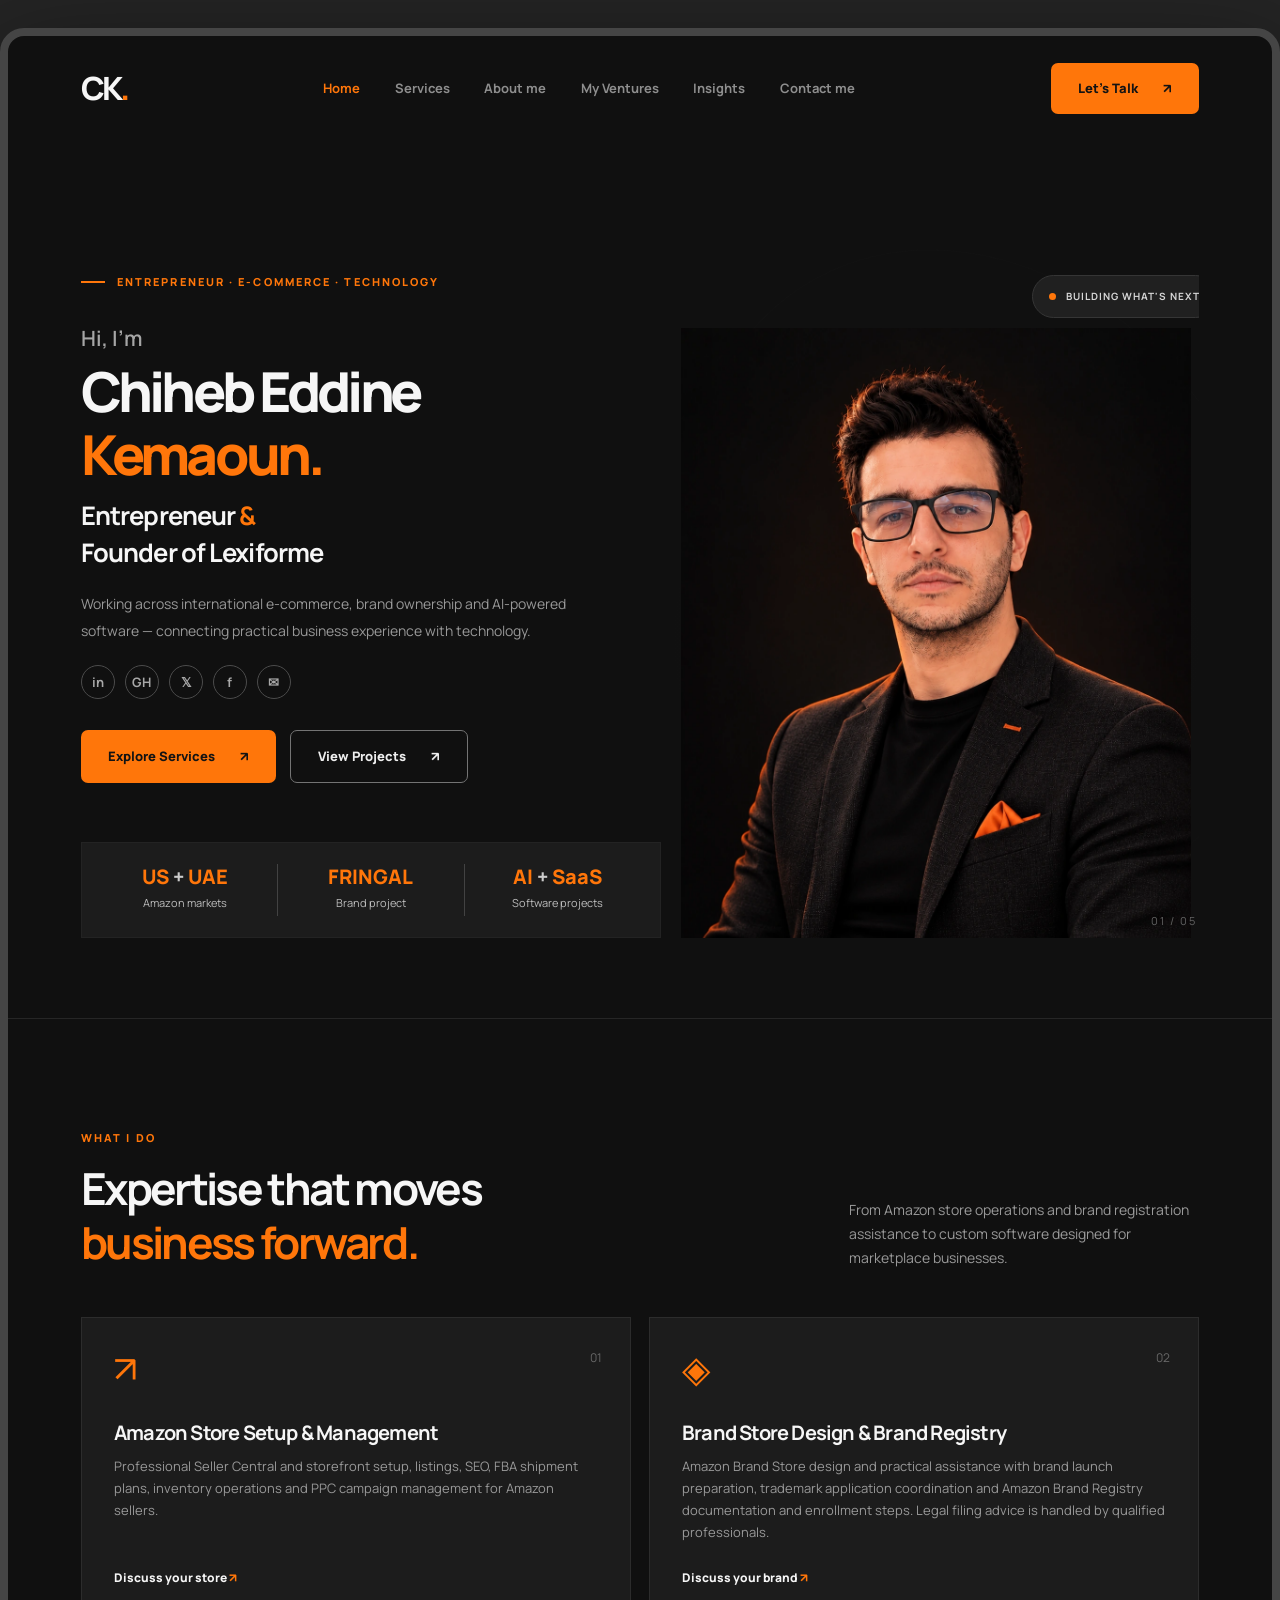
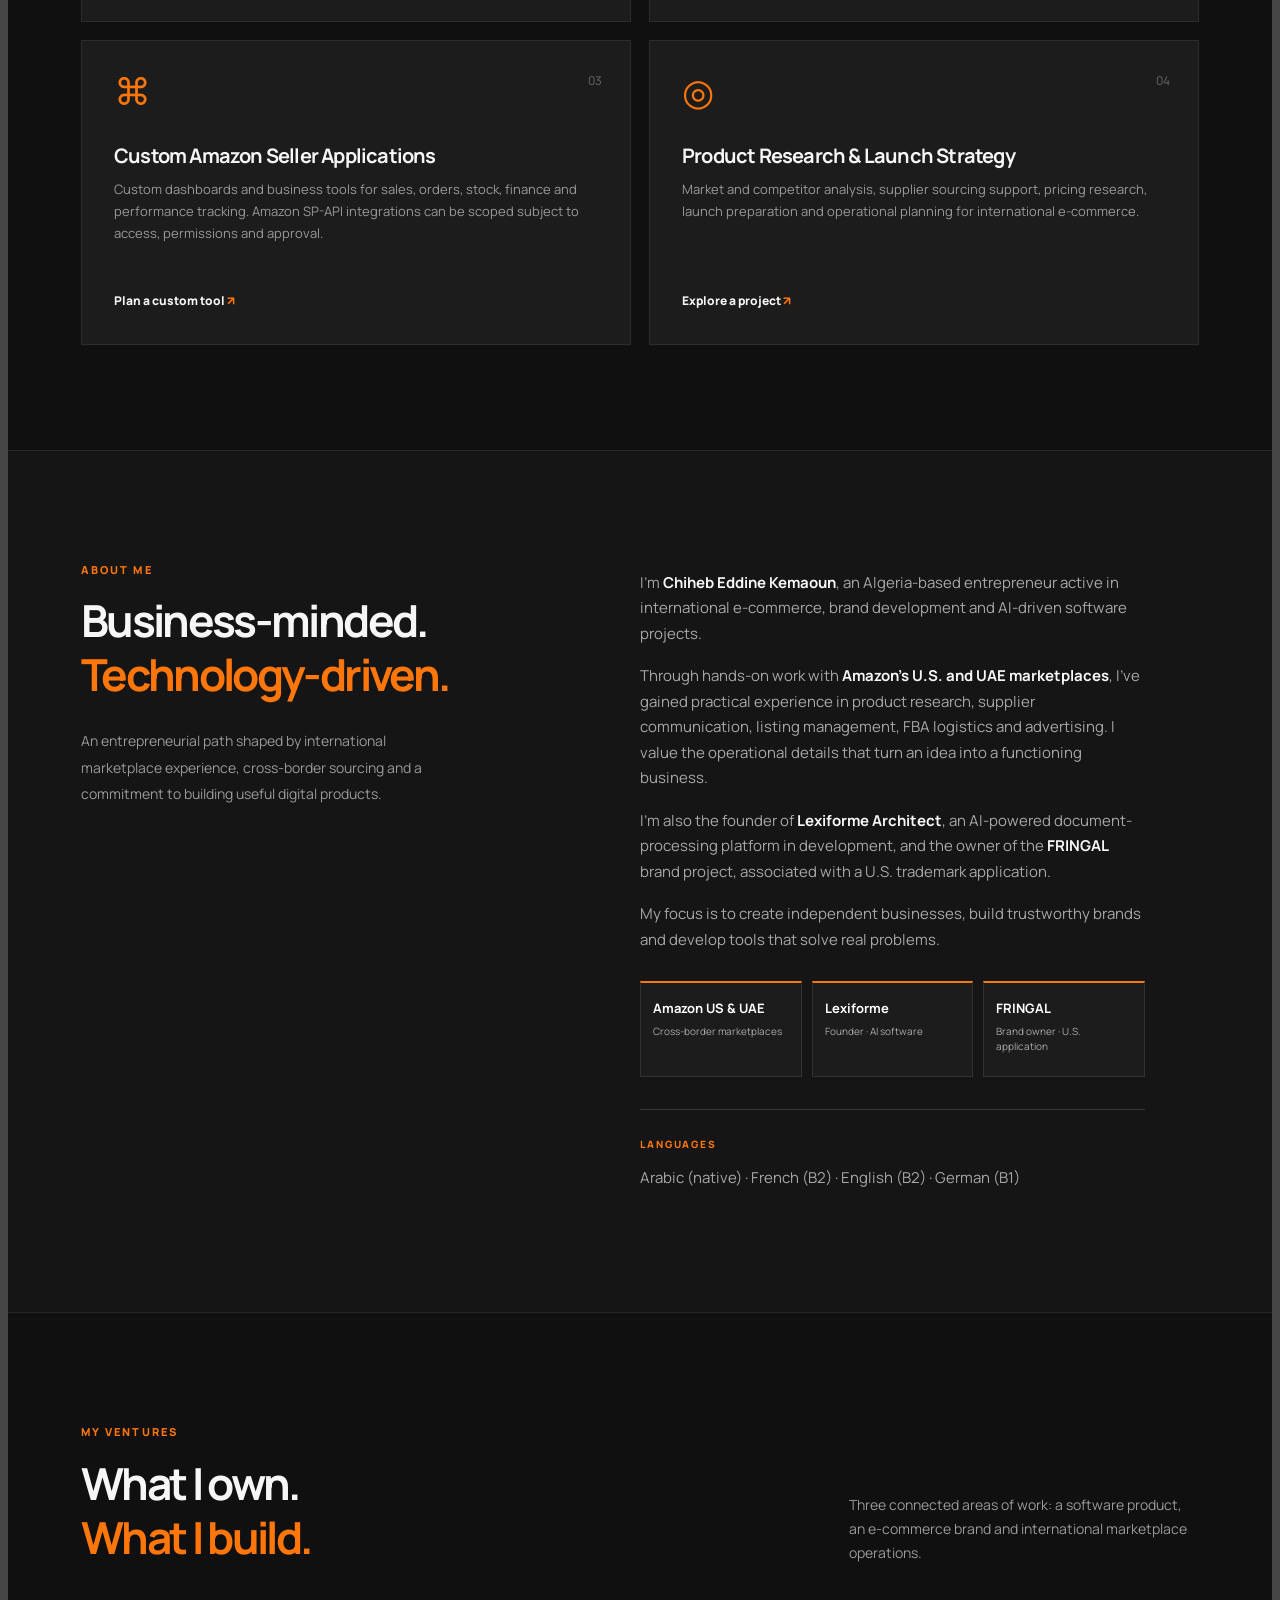
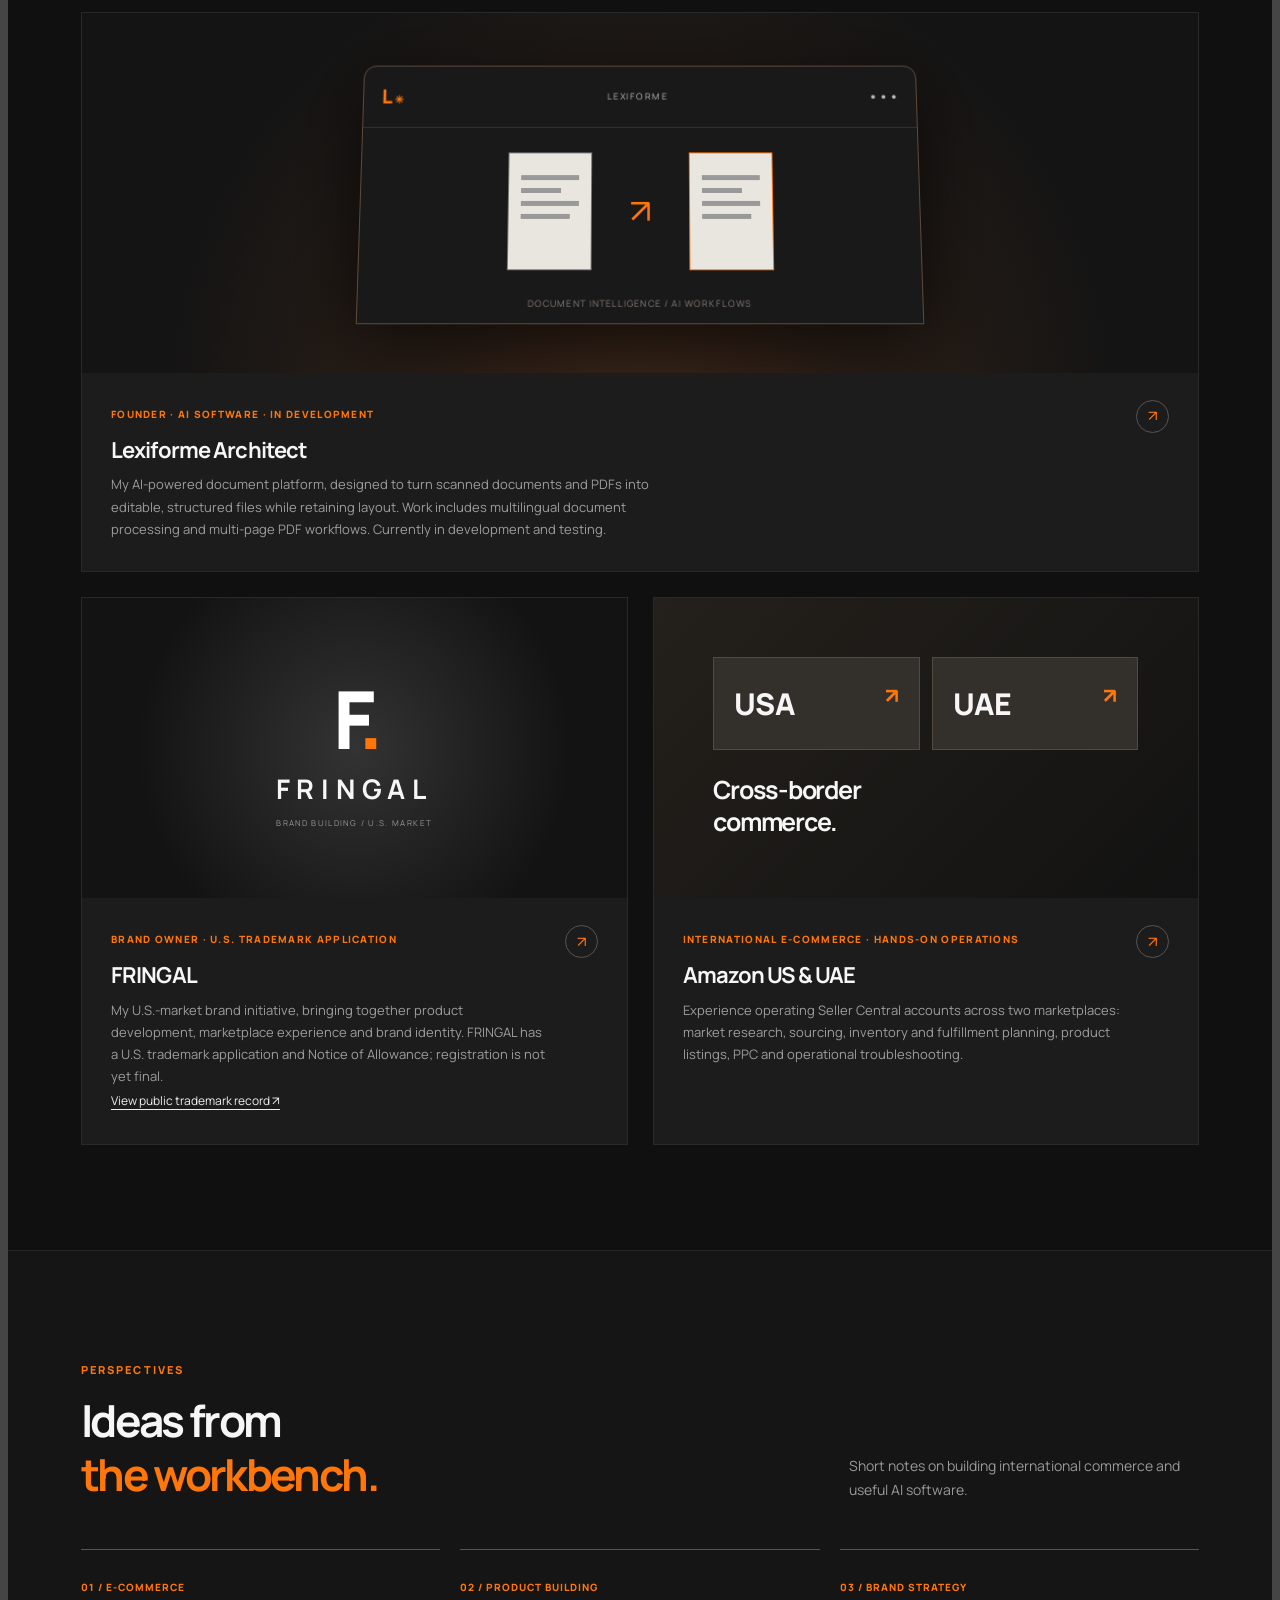
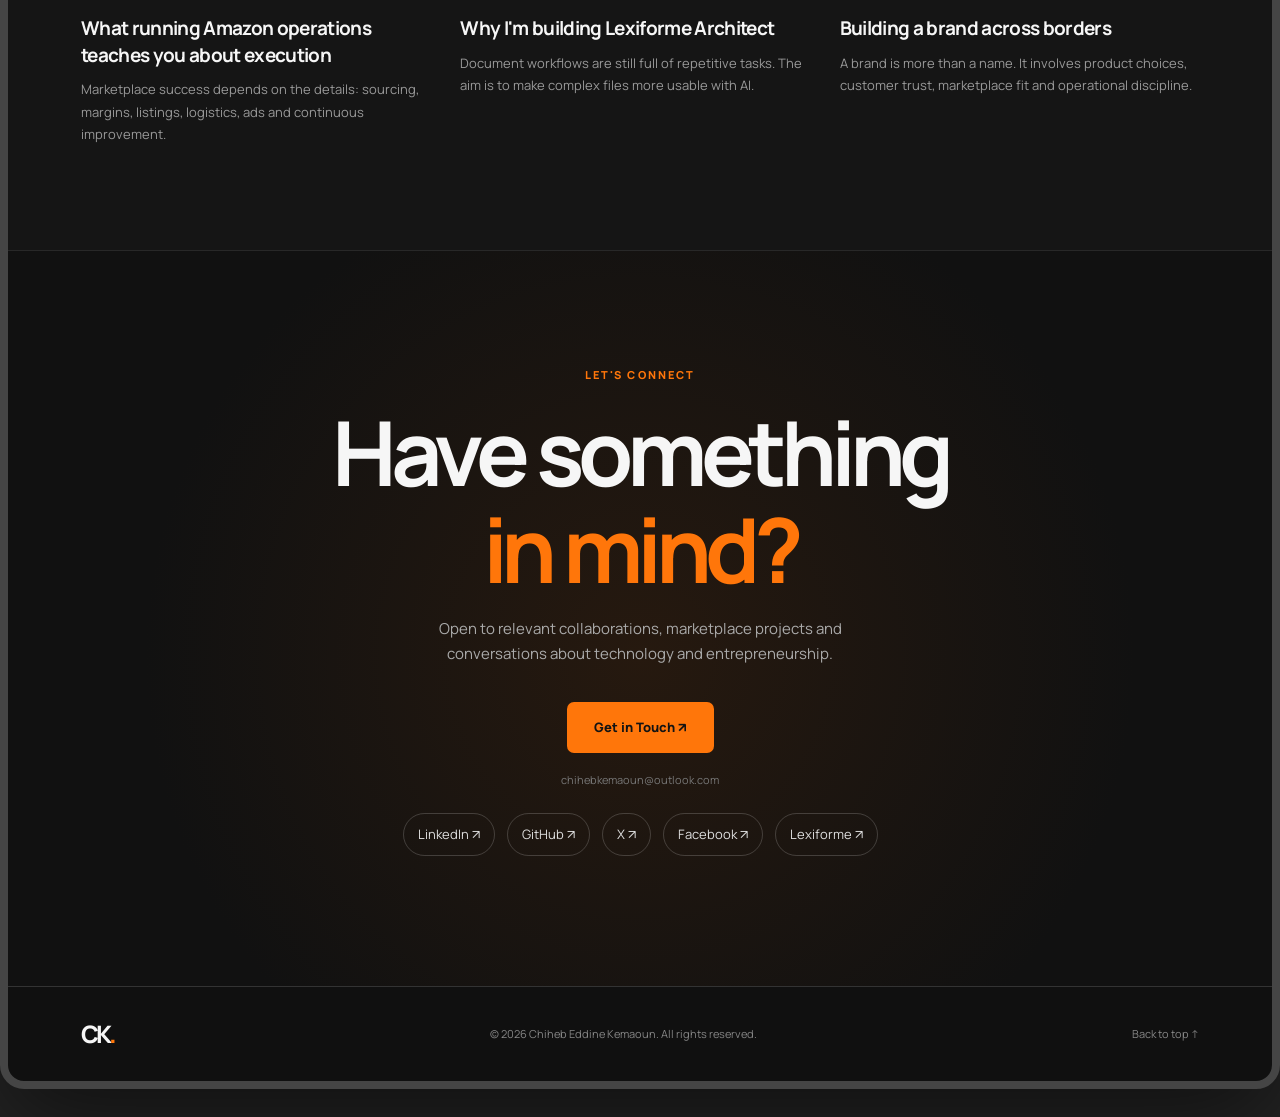
<file: index.html>
<!doctype html>
<html lang="en">
<head>
  <meta charset="utf-8" />
  <meta name="viewport" content="width=device-width, initial-scale=1" />
  <meta name="theme-color" content="#101010" />
  <meta name="description" content="Chiheb Eddine Kemaoun is an Algeria-based e-commerce entrepreneur and software builder working across Amazon marketplaces, the FRINGAL brand, and Lexiforme Architect." />
  <meta name="robots" content="index,follow,max-image-preview:large" />
  <link rel="canonical" href="https://chihebkemaoun.pages.dev/" />
  <meta property="og:url" content="https://chihebkemaoun.pages.dev/" />
  <meta property="og:site_name" content="Chiheb Eddine Kemaoun" />
  <meta property="og:type" content="profile" />
  <meta property="og:title" content="Chiheb Eddine Kemaoun | E-commerce & AI Software" />
  <meta property="og:description" content="Algeria-based entrepreneur and founder of Lexiforme Architect, with Amazon US & UAE marketplace experience and the FRINGAL brand." />
  <meta property="og:image" content="https://chihebkemaoun.pages.dev/assets/social-preview.svg" />
  <meta name="twitter:card" content="summary_large_image" />
  <meta name="twitter:title" content="Chiheb Eddine Kemaoun | Entrepreneur & Founder of Lexiforme" />
  <meta name="twitter:description" content="Amazon US & UAE, FRINGAL brand and Lexiforme Architect. Discover the ventures and professional services of Chiheb Eddine Kemaoun." />
  <meta name="twitter:image" content="https://chihebkemaoun.pages.dev/assets/social-preview.svg" />
  <title>Chiheb Eddine Kemaoun | Entrepreneur & Founder of Lexiforme</title>
  <link rel="icon" href="assets/favicon.svg" type="image/svg+xml" />
  <link rel="stylesheet" href="styles.css" />
  <script type="application/ld+json">
{
  "@context": "https://schema.org",
  "@graph": [
    {
      "@type": "Person",
      "@id": "https://chihebkemaoun.pages.dev/#chiheb-eddine-kemaoun",
      "name": "Chiheb Eddine Kemaoun",
      "alternateName": [
        "Chiheb Kemaoun",
        "Kemaoun Chiheb Eddine"
      ],
      "url": "https://chihebkemaoun.pages.dev/",
      "mainEntityOfPage": {
        "@id": "https://chihebkemaoun.pages.dev/#website"
      },
      "image": "https://chihebkemaoun.pages.dev/assets/chiheb-eddine-kemaoun.webp",
      "description": "Algeria-based entrepreneur, founder of Lexiforme Architect, owner of the FRINGAL brand project and active in Amazon U.S. and UAE marketplaces.",
      "knowsAbout": [
        "Amazon Seller Central",
        "Amazon storefront setup",
        "Amazon Brand Registry assistance",
        "Amazon FBA",
        "Amazon Ads",
        "E-commerce",
        "AI document processing",
        "Business software"
      ],
      "hasOccupation": {
        "@type": "Occupation",
        "name": "Entrepreneur and software product founder"
      },
      "homeLocation": {
        "@type": "Country",
        "name": "Algeria"
      },
      "sameAs": [
        "https://www.linkedin.com/in/chiheb-eddine-kemaoun-8a84a2198/",
        "https://github.com/chihebkema2",
        "https://x.com/chiheb40873171",
        "https://www.facebook.com/profile.php?id=61558576485745"
      ],
      "subjectOf": [
        {
          "@type": "CreativeWork",
          "name": "Lexiforme Architect",
          "url": "https://lexiforme.com/"
        },
        {
          "@type": "CreativeWork",
          "name": "FRINGAL trademark application",
          "url": "https://trademarks.justia.com/996/81/fringal-99681716.html"
        }
      ]
    },
    {
      "@type": "WebSite",
      "@id": "https://chihebkemaoun.pages.dev/#website",
      "url": "https://chihebkemaoun.pages.dev/",
      "name": "Chiheb Eddine Kemaoun — Official Portfolio",
      "inLanguage": "en",
      "about": {
        "@id": "https://chihebkemaoun.pages.dev/#chiheb-eddine-kemaoun"
      },
      "publisher": {
        "@id": "https://chihebkemaoun.pages.dev/#chiheb-eddine-kemaoun"
      }
    }
  ]
}
  </script>
</head>
<body>
  <div class="site-shell" id="home">
    <header class="site-header">
      <a class="wordmark" href="#home" aria-label="Chiheb home">CK<span>.</span></a>
      <button class="menu-toggle" aria-label="Open menu" aria-expanded="false" aria-controls="navigation"><span></span><span></span><span></span></button>
      <nav id="navigation" aria-label="Main menu">
        <a class="active" href="#home">Home</a>
        <a href="services.html">Services</a>
        <a href="about.html">About me</a>
        <a href="ventures.html">My Ventures</a>
        <a href="#insights">Insights</a>
        <a href="#contact">Contact me</a>
      </nav>
      <a class="btn btn-orange header-cta" href="#contact">Let's Talk <span aria-hidden="true">↗</span></a>
    </header>

    <main>
      <section class="hero" aria-labelledby="hero-title">
        <div class="hero-copy">
          <p class="eyebrow"><span class="eyebrow-line"></span> ENTREPRENEUR · E-COMMERCE · TECHNOLOGY</p>
          <p class="hello">Hi, I'm</p>
          <h1 id="hero-title">Chiheb Eddine<br /><span>Kemaoun.</span></h1>
          <h2>Entrepreneur <span>&</span><br />Founder of Lexiforme</h2>
          <p class="hero-description">Working across international e-commerce, brand ownership and AI-powered software — connecting practical business experience with technology.</p>
          <div class="social-links" aria-label="Professional platforms">
            <a href="https://www.linkedin.com/in/chiheb-eddine-kemaoun-8a84a2198/" title="LinkedIn" aria-label="LinkedIn" target="_blank" rel="noopener noreferrer">in</a>
<a href="https://github.com/chihebkema2" title="GitHub" aria-label="GitHub" target="_blank" rel="noopener noreferrer">GH</a>
<a href="https://x.com/chiheb40873171" title="X" aria-label="X" target="_blank" rel="noopener noreferrer">𝕏</a>
<a href="https://www.facebook.com/profile.php?id=61558576485745" title="Facebook" aria-label="Facebook" target="_blank" rel="noopener noreferrer">f</a>
            <a href="mailto:chihebkemaoun@outlook.com" title="Email" aria-label="Email">✉</a>
          </div>
          <div class="hero-actions">
            <a class="btn btn-orange" href="services.html">Explore Services <span aria-hidden="true">↗</span></a>
            <a class="btn btn-outline" href="ventures.html">View Projects <span aria-hidden="true">↗</span></a>
          </div>
          <div class="hero-facts" aria-label="Professional focus">
            <div><strong>US <span>+</span> UAE</strong><small>Amazon markets</small></div>
            <div><strong>FRINGAL</strong><small>Brand project</small></div>
            <div><strong>AI <span>+</span> SaaS</strong><small>Software projects</small></div>
          </div>
        </div>
        <div class="hero-art" aria-label="Portrait of Chiheb Eddine Kemaoun">
          <div class="portrait-halo"></div>
          <div class="portrait-outline"></div>
          <img class="portrait" src="assets/chiheb-eddine-kemaoun.webp" alt="Portrait of Chiheb Eddine Kemaoun, e-commerce entrepreneur and founder of Lexiforme" />
          <div class="portrait-note"><span class="note-dot"></span> BUILDING WHAT'S NEXT</div>
          <div class="index-number">01 / 05</div>
        </div>
      </section>

      <section id="services" class="content-section services-section" aria-labelledby="services-title">
        <div class="section-heading"><div><span class="section-kicker">WHAT I DO</span><h2 id="services-title">Expertise that moves<br /><em>business forward.</em></h2></div><p>From Amazon store operations and brand registration assistance to custom software designed for marketplace businesses.</p></div>
        <div class="service-grid">
          <article class="service-card"><span class="card-icon">↗</span><span class="card-count">01</span><h3>Amazon Store Setup & Management</h3><p>Professional Seller Central and storefront setup, listings, SEO, FBA shipment plans, inventory operations and PPC campaign management for Amazon sellers.</p><a href="amazon-services.html">Discuss your store <span>↗</span></a></article>
          <article class="service-card"><span class="card-icon">◈</span><span class="card-count">02</span><h3>Brand Store Design & Brand Registry</h3><p>Amazon Brand Store design and practical assistance with brand launch preparation, trademark application coordination and Amazon Brand Registry documentation and enrollment steps. Legal filing advice is handled by qualified professionals.</p><a href="amazon-services.html">Discuss your brand <span>↗</span></a></article>
          <article class="service-card"><span class="card-icon">⌘</span><span class="card-count">03</span><h3>Custom Amazon Seller Applications</h3><p>Custom dashboards and business tools for sales, orders, stock, finance and performance tracking. Amazon SP-API integrations can be scoped subject to access, permissions and approval.</p><a href="software-ai.html">Plan a custom tool <span>↗</span></a></article>
          <article class="service-card"><span class="card-icon">◎</span><span class="card-count">04</span><h3>Product Research & Launch Strategy</h3><p>Market and competitor analysis, supplier sourcing support, pricing research, launch preparation and operational planning for international e-commerce.</p><a href="services.html">Explore a project <span>↗</span></a></article>
        </div>
      </section>

      <section id="about" class="content-section about-section" aria-labelledby="about-title">
        <div class="about-side"><span class="section-kicker">ABOUT ME</span><h2 id="about-title">Business-minded.<br /><em>Technology-driven.</em></h2><p class="about-side-note">An entrepreneurial path shaped by international marketplace experience, cross-border sourcing and a commitment to building useful digital products.</p></div>
        <div class="about-main">
          <p>I'm <strong>Chiheb Eddine Kemaoun</strong>, an Algeria-based entrepreneur active in international e-commerce, brand development and AI-driven software projects.</p>
          <p>Through hands-on work with <strong>Amazon's U.S. and UAE marketplaces</strong>, I've gained practical experience in product research, supplier communication, listing management, FBA logistics and advertising. I value the operational details that turn an idea into a functioning business.</p>
          <p>I'm also the founder of <strong>Lexiforme Architect</strong>, an AI-powered document-processing platform in development, and the owner of the <strong>FRINGAL</strong> brand project, associated with a U.S. trademark application.</p>
          <p>My focus is to create independent businesses, build trustworthy brands and develop tools that solve real problems.</p>
          <div class="about-highlights"><div><strong>Amazon US & UAE</strong><span>Cross-border marketplaces</span></div><div><strong>Lexiforme</strong><span>Founder · AI software</span></div><div><strong>FRINGAL</strong><span>Brand owner · U.S. application</span></div></div>
          <div class="language-row"><span>LANGUAGES</span><p>Arabic (native) · French (B2) · English (B2) · German (B1)</p></div>
        </div>
      </section>

      <section id="portfolio" class="content-section work-section" aria-labelledby="work-title">
        <div class="section-heading"><div><span class="section-kicker">MY VENTURES</span><h2 id="work-title">What I own.<br /><em>What I build.</em></h2></div><p>Three connected areas of work: a software product, an e-commerce brand and international marketplace operations.</p></div>
        <div class="project-grid">
          <article class="project-card lexiforme"><div class="project-art"><div class="app-mini"><div class="app-mini-head"><span class="mini-logo">L<span>✳</span></span><span>LEXIFORME</span><span>● ● ●</span></div><div class="mini-body"><div class="mini-doc"><i></i><i></i><i></i><i></i></div><div class="mini-arrow">↗</div><div class="mini-doc out"><i></i><i></i><i></i><i></i></div></div><div class="app-mini-foot">DOCUMENT INTELLIGENCE / AI WORKFLOWS</div></div></div><div class="project-info"><div><span>FOUNDER · AI SOFTWARE · IN DEVELOPMENT</span><h3>Lexiforme Architect</h3><p>My AI-powered document platform, designed to turn scanned documents and PDFs into editable, structured files while retaining layout. Work includes multilingual document processing and multi-page PDF workflows. Currently in development and testing.</p></div><span class="project-arrow">↗</span></div></article>
          <article class="project-card fringal"><div class="project-art"><div class="fringal-visual"><span class="fringal-symbol">F<span>.</span></span><strong>FRINGAL</strong><small>BRAND BUILDING / U.S. MARKET</small></div></div><div class="project-info"><div><span>BRAND OWNER · U.S. TRADEMARK APPLICATION</span><h3>FRINGAL</h3><p>My U.S.-market brand initiative, bringing together product development, marketplace experience and brand identity. FRINGAL has a U.S. trademark application and Notice of Allowance; registration is not yet final.</p><a href="https://trademarks.justia.com/996/81/fringal-99681716.html" target="_blank" rel="noopener noreferrer">View public trademark record ↗</a></div><span class="project-arrow">↗</span></div></article>
          <article class="project-card amazon"><div class="project-art"><div class="amazon-visual"><div class="market-pill">USA <span>↗</span></div><div class="market-pill">UAE <span>↗</span></div><strong>Cross-border<br />commerce.</strong></div></div><div class="project-info"><div><span>INTERNATIONAL E-COMMERCE · HANDS-ON OPERATIONS</span><h3>Amazon US & UAE</h3><p>Experience operating Seller Central accounts across two marketplaces: market research, sourcing, inventory and fulfillment planning, product listings, PPC and operational troubleshooting.</p></div><span class="project-arrow">↗</span></div></article>
        </div>
      </section>

      <section id="insights" class="content-section insights-section" aria-labelledby="insights-title">
        <div class="section-heading"><div><span class="section-kicker">PERSPECTIVES</span><h2 id="insights-title">Ideas from<br /><em>the workbench.</em></h2></div><p>Short notes on building international commerce and useful AI software.</p></div>
        <div class="insight-list"><article><span>01 / E-COMMERCE</span><h3>What running Amazon operations teaches you about execution</h3><p>Marketplace success depends on the details: sourcing, margins, listings, logistics, ads and continuous improvement.</p></article><article><span>02 / PRODUCT BUILDING</span><h3>Why I'm building Lexiforme Architect</h3><p>Document workflows are still full of repetitive tasks. The aim is to make complex files more usable with AI.</p></article><article><span>03 / BRAND STRATEGY</span><h3>Building a brand across borders</h3><p>A brand is more than a name. It involves product choices, customer trust, marketplace fit and operational discipline.</p></article></div>
      </section>

      <section id="contact" class="contact-section" aria-labelledby="contact-title"><span class="section-kicker">LET'S CONNECT</span><h2 id="contact-title">Have something<br /><em>in mind?</em></h2><p>Open to relevant collaborations, marketplace projects and conversations about technology and entrepreneurship.</p><a class="btn btn-orange" href="mailto:chihebkemaoun@outlook.com?subject=Professional%20inquiry">Get in Touch ↗</a><small class="contact-notice">chihebkemaoun@outlook.com</small><div class="contact-platforms" aria-label="Official profiles"><a href="https://www.linkedin.com/in/chiheb-eddine-kemaoun-8a84a2198/" target="_blank" rel="noopener noreferrer">LinkedIn ↗</a><a href="https://github.com/chihebkema2" target="_blank" rel="noopener noreferrer">GitHub ↗</a><a href="https://x.com/chiheb40873171" target="_blank" rel="noopener noreferrer">X ↗</a><a href="https://www.facebook.com/profile.php?id=61558576485745" target="_blank" rel="noopener noreferrer">Facebook ↗</a><a href="https://lexiforme.com/" target="_blank" rel="noopener noreferrer">Lexiforme ↗</a></div></section>
    </main>
    <footer class="footer"><span class="wordmark">CK<span>.</span></span><p>© <span id="year">2026</span> Chiheb Eddine Kemaoun. All rights reserved.</p><a href="#home">Back to top ↑</a></footer>
  </div>
  <script src="script.js" defer></script>
</body>
</html>
</file>
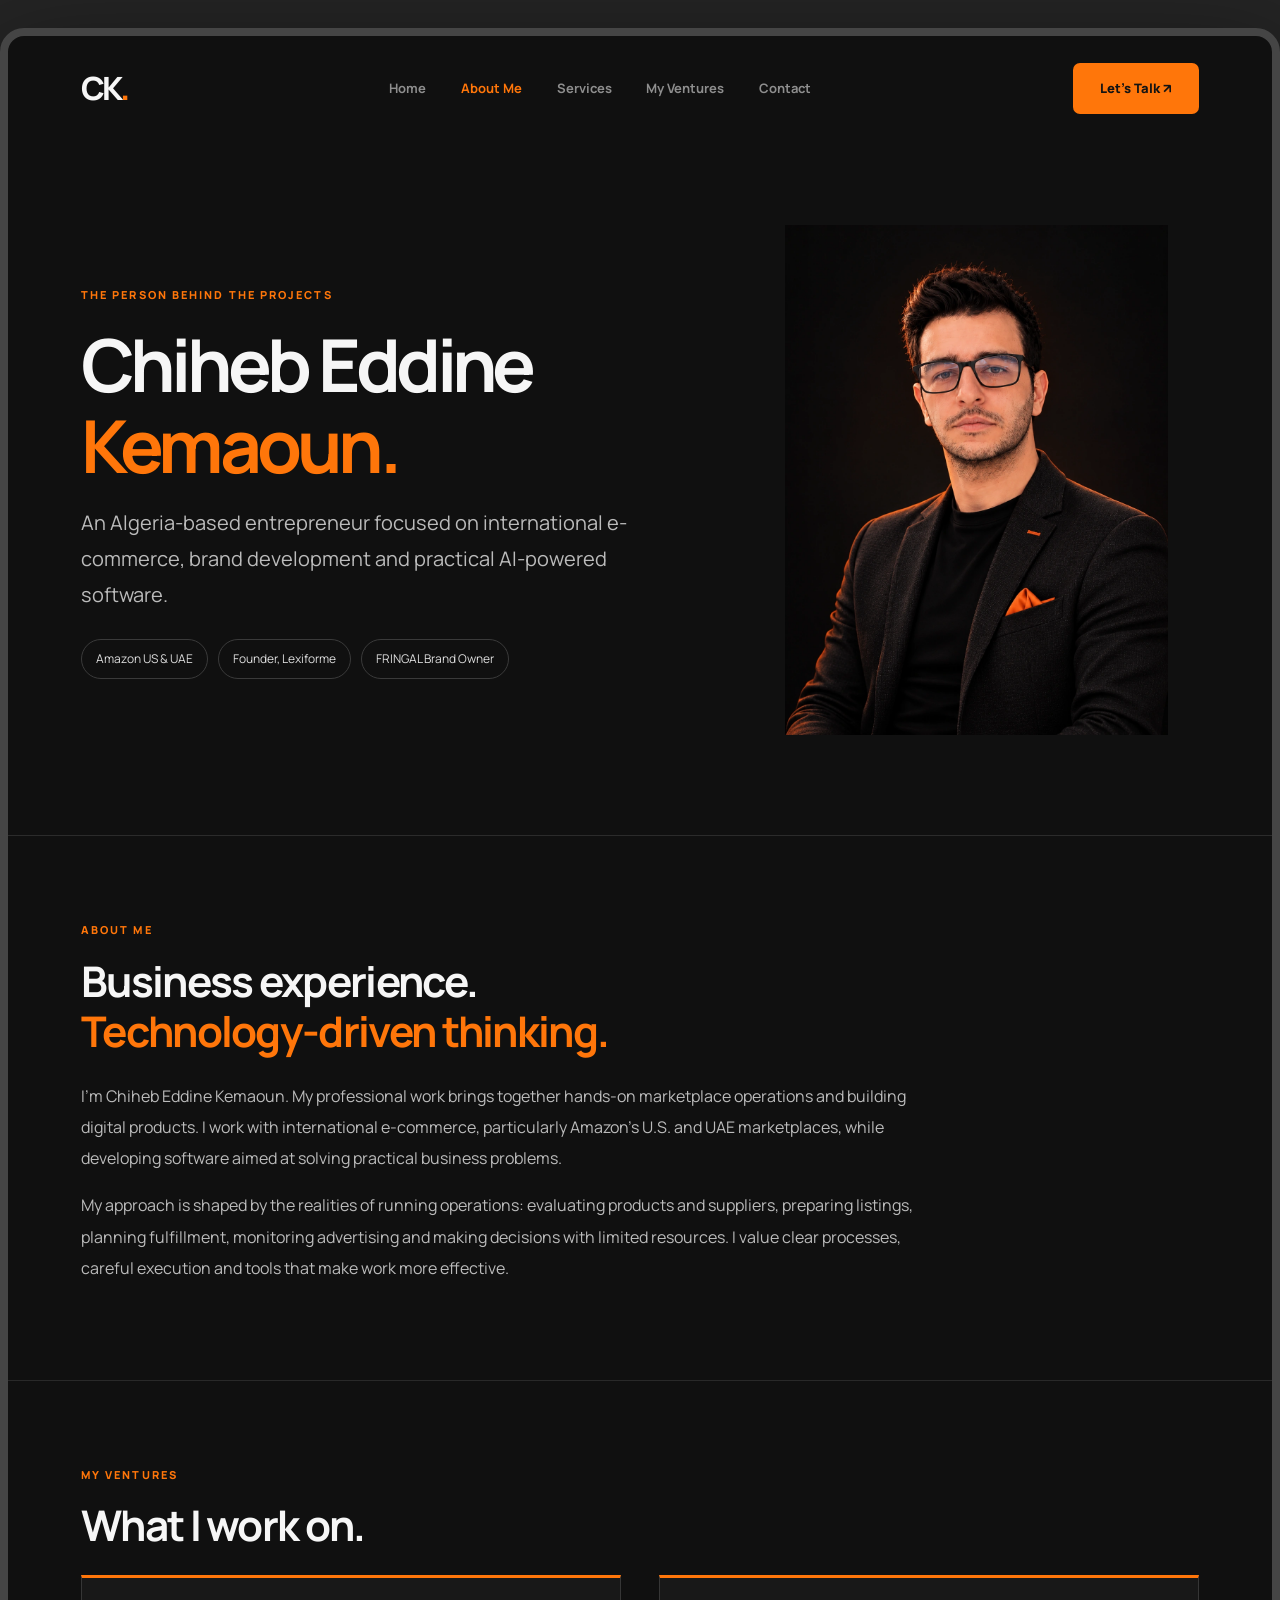
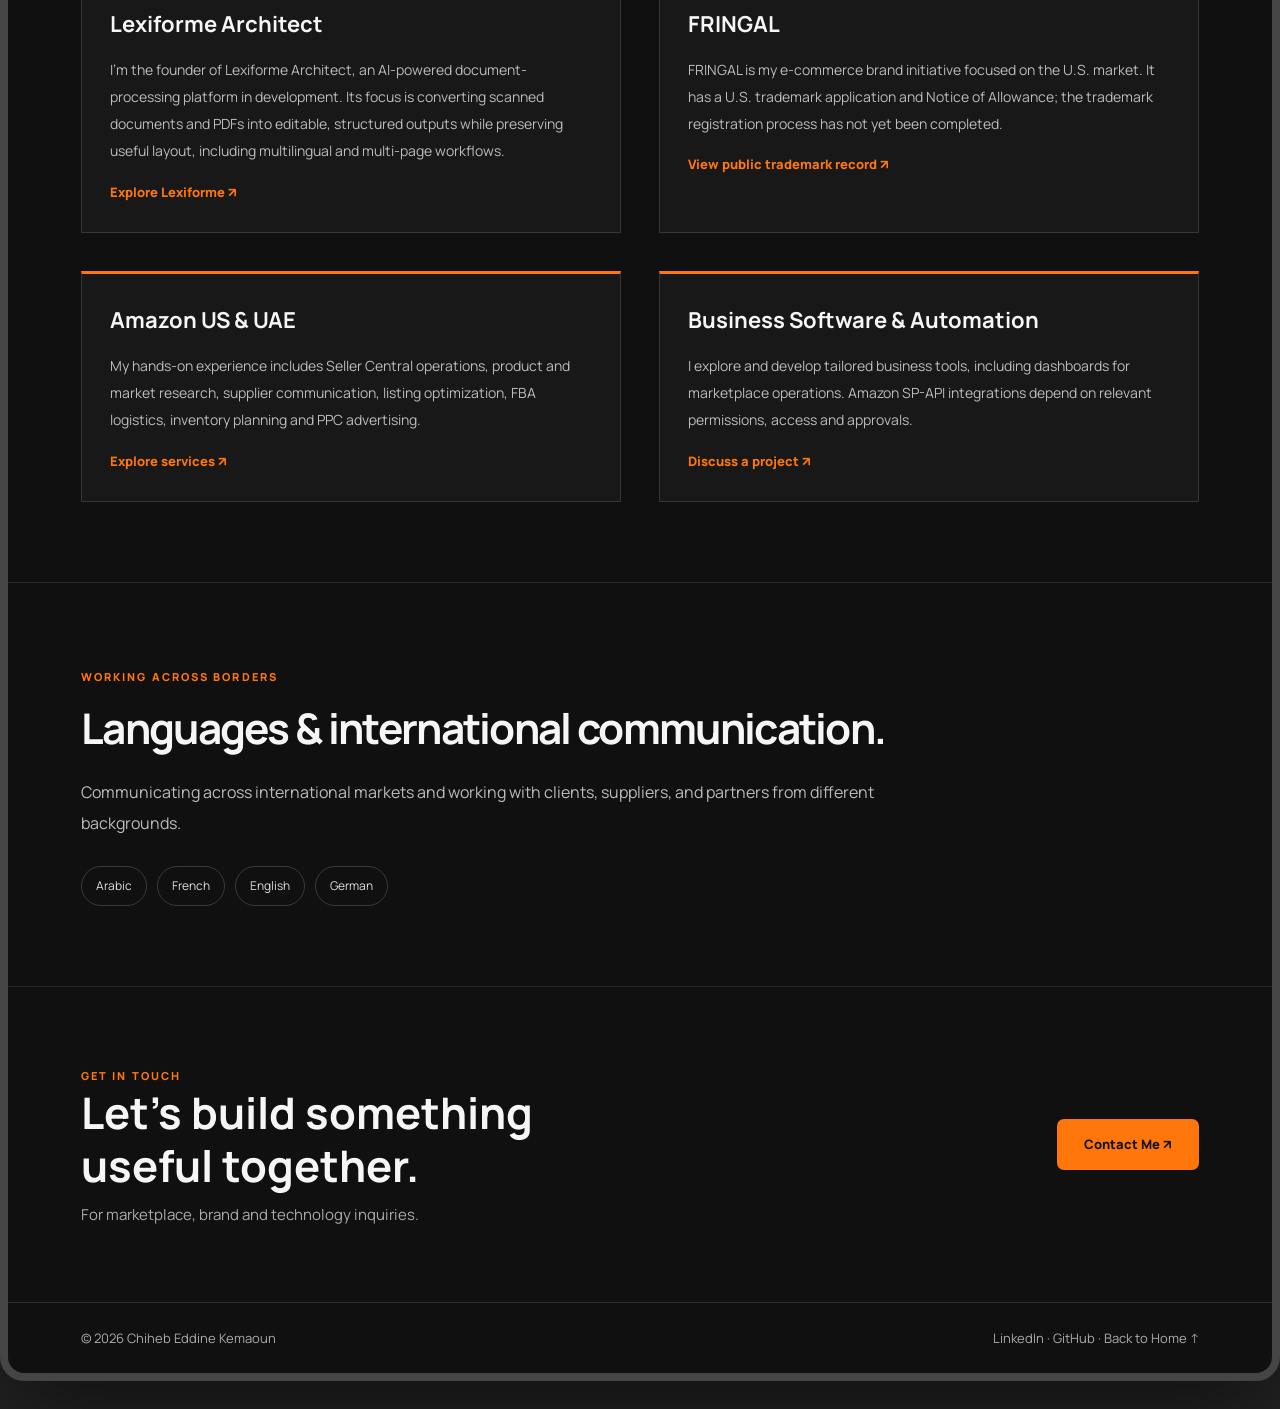
<file: about.html>
<!doctype html>
<html lang="en">
<head>
<meta charset="utf-8">
<meta name="viewport" content="width=device-width, initial-scale=1">
<meta name="theme-color" content="#101010">
<title>About Chiheb Eddine Kemaoun | Entrepreneur, Lexiforme Founder</title>
<meta name="description" content="Learn about Chiheb Eddine Kemaoun, an Algeria-based entrepreneur working in Amazon US and UAE e-commerce, the FRINGAL brand, and Lexiforme AI document software.">
<meta name="robots" content="index,follow,max-image-preview:large">
<link rel="canonical" href="https://chihebkemaoun.pages.dev/about.html">
<link rel="icon" href="assets/favicon.svg" type="image/svg+xml">
<link rel="stylesheet" href="styles.css">
<meta property="og:type" content="profile">
<meta property="og:site_name" content="Chiheb Eddine Kemaoun">
<meta property="og:url" content="https://chihebkemaoun.pages.dev/about.html">
<meta property="og:title" content="About Chiheb Eddine Kemaoun">
<meta property="og:description" content="Entrepreneur in international e-commerce, brand development and AI software. Founder of Lexiforme Architect and owner of the FRINGAL brand project.">
<meta property="og:image" content="https://chihebkemaoun.pages.dev/assets/social-preview.svg">
<meta name="twitter:card" content="summary_large_image">
<script type="application/ld+json">
{
 "@context":"https://schema.org",
 "@graph":[
  {"@type":"Person","@id":"https://chihebkemaoun.pages.dev/#chiheb-eddine-kemaoun","name":"Chiheb Eddine Kemaoun","alternateName":"Chiheb Kemaoun","url":"https://chihebkemaoun.pages.dev/","image":"https://chihebkemaoun.pages.dev/assets/chiheb-eddine-kemaoun.webp","homeLocation":{"@type":"Country","name":"Algeria"},"knowsAbout":["Amazon Seller Central","Amazon FBA","Amazon PPC advertising","E-commerce","Brand development","AI document processing","Business software"],"sameAs":["https://www.linkedin.com/in/chiheb-eddine-kemaoun-8a84a2198/","https://github.com/chihebkema2","https://x.com/chiheb40873171","https://www.facebook.com/profile.php?id=61558576485745"]},
  {"@type":"AboutPage","@id":"https://chihebkemaoun.pages.dev/about.html#about","url":"https://chihebkemaoun.pages.dev/about.html","name":"About Chiheb Eddine Kemaoun","inLanguage":"en","mainEntity":{"@id":"https://chihebkemaoun.pages.dev/#chiheb-eddine-kemaoun"},"isPartOf":{"@id":"https://chihebkemaoun.pages.dev/#website"}}
 ]
}
</script>
<style>
.about-hero{display:grid;grid-template-columns:1.15fr .85fr;gap:70px;align-items:center;padding:85px clamp(26px,5.7vw,95px) 100px;border-bottom:1px solid #2b2b2b;min-height:560px}.about-hero h1{font-size:clamp(44px,5.7vw,86px);line-height:1.1;letter-spacing:-.065em;margin:18px 0 20px}.about-hero h1 em,.about-section-new h2 em{font-style:normal;color:var(--accent)}.about-lead{color:#bbb;font-size:clamp(16px,1.6vw,20px);line-height:1.8;max-width:700px}.about-hero img{display:block;width:100%;max-width:385px;margin:auto;object-fit:contain;background:#101010}.about-section-new{padding:80px clamp(26px,5.7vw,95px);border-bottom:1px solid #292929}.about-section-new h2{font-size:clamp(28px,3.3vw,47px);line-height:1.2;letter-spacing:-.04em;margin:14px 0 24px}.about-section-new p{max-width:850px;color:#bbb;font-size:16px;line-height:1.95}.about-split{display:grid;grid-template-columns:1fr 1fr;gap:38px}.about-panel{padding:28px;border:1px solid #363636;background:#181818;border-top:3px solid var(--accent)}.about-panel h3{margin:0 0 12px;font-size:22px}.about-panel p{font-size:14px;margin:0 0 14px}.about-panel a{color:var(--accent);font-weight:800;font-size:13px}.about-pills{display:flex;flex-wrap:wrap;gap:10px;margin-top:26px}.about-pills span{padding:9px 14px;border:1px solid #3a3a3a;border-radius:99px;color:#ddd;font-size:12px}.about-contact{display:flex;align-items:center;justify-content:space-between;gap:25px;flex-wrap:wrap;padding:75px clamp(26px,5.7vw,95px)}.about-contact h2{font-size:clamp(28px,3.4vw,48px);line-height:1.2;margin:0}.about-contact p{color:#aaa;margin:10px 0 0}.about-simple-footer{border-top:1px solid #2e2e2e;padding:24px clamp(26px,5.7vw,95px);display:flex;justify-content:space-between;gap:20px;flex-wrap:wrap;color:#aaa;font-size:13px}@media(max-width:850px){.about-hero{grid-template-columns:1fr;gap:35px;padding-top:50px}.about-hero img{max-width:330px}.about-split{grid-template-columns:1fr}.about-section-new{padding-top:55px;padding-bottom:55px}}
</style>
</head>
<body>
<div class="site-shell">
<header class="site-header"><a class="wordmark" href="/" aria-label="Home">CK<span>.</span></a><nav aria-label="Main menu"><a href="/">Home</a><a class="active" href="/about.html">About Me</a><a href="/services.html">Services</a><a href="/ventures.html">My Ventures</a><a href="/#contact">Contact</a></nav><a class="btn btn-orange header-cta" href="mailto:chihebkemaoun@outlook.com">Let's Talk ↗</a></header>
<main>
<section class="about-hero"><div><span class="section-kicker">THE PERSON BEHIND THE PROJECTS</span><h1>Chiheb Eddine<br><em>Kemaoun.</em></h1><p class="about-lead">An Algeria-based entrepreneur focused on international e-commerce, brand development and practical AI-powered software.</p><div class="about-pills"><span>Amazon US &amp; UAE</span><span>Founder, Lexiforme</span><span>FRINGAL Brand Owner</span></div></div><img src="assets/chiheb-eddine-kemaoun.webp" alt="Chiheb Eddine Kemaoun, entrepreneur and founder of Lexiforme" width="385" height="510"></section>
<section class="about-section-new"><span class="section-kicker">ABOUT ME</span><h2>Business experience.<br><em>Technology-driven thinking.</em></h2><p>I'm Chiheb Eddine Kemaoun. My professional work brings together hands-on marketplace operations and building digital products. I work with international e-commerce, particularly Amazon's U.S. and UAE marketplaces, while developing software aimed at solving practical business problems.</p><p>My approach is shaped by the realities of running operations: evaluating products and suppliers, preparing listings, planning fulfillment, monitoring advertising and making decisions with limited resources. I value clear processes, careful execution and tools that make work more effective.</p></section>
<section class="about-section-new"><span class="section-kicker">MY VENTURES</span><h2>What I work on.</h2><div class="about-split"><article class="about-panel"><h3>Lexiforme Architect</h3><p>I'm the founder of Lexiforme Architect, an AI-powered document-processing platform in development. Its focus is converting scanned documents and PDFs into editable, structured outputs while preserving useful layout, including multilingual and multi-page workflows.</p><a href="https://lexiforme.com/" rel="noopener noreferrer" target="_blank">Explore Lexiforme ↗</a></article><article class="about-panel"><h3>FRINGAL</h3><p>FRINGAL is my e-commerce brand initiative focused on the U.S. market. It has a U.S. trademark application and Notice of Allowance; the trademark registration process has not yet been completed.</p><a href="https://trademarks.justia.com/996/81/fringal-99681716.html" rel="noopener noreferrer" target="_blank">View public trademark record ↗</a></article><article class="about-panel"><h3>Amazon US &amp; UAE</h3><p>My hands-on experience includes Seller Central operations, product and market research, supplier communication, listing optimization, FBA logistics, inventory planning and PPC advertising.</p><a href="/services.html">Explore services ↗</a></article><article class="about-panel"><h3>Business Software &amp; Automation</h3><p>I explore and develop tailored business tools, including dashboards for marketplace operations. Amazon SP-API integrations depend on relevant permissions, access and approvals.</p><a href="mailto:chihebkemaoun@outlook.com?subject=Business%20software%20inquiry">Discuss a project ↗</a></article></div></section>
<section class="about-section-new"><span class="section-kicker">WORKING ACROSS BORDERS</span><h2>Languages &amp; international communication.</h2><p>Communicating across international markets and working with clients, suppliers, and partners from different backgrounds.</p><div class="about-pills"><span>Arabic</span><span>French</span><span>English</span><span>German</span></div></section>
<section class="about-contact"><div><span class="section-kicker">GET IN TOUCH</span><h2>Let's build something<br>useful together.</h2><p>For marketplace, brand and technology inquiries.</p></div><a href="mailto:chihebkemaoun@outlook.com?subject=Professional%20inquiry" class="btn btn-orange">Contact Me ↗</a></section>
</main>
<footer class="about-simple-footer"><span>© 2026 Chiheb Eddine Kemaoun</span><span><a href="https://www.linkedin.com/in/chiheb-eddine-kemaoun-8a84a2198/">LinkedIn</a> · <a href="https://github.com/chihebkema2">GitHub</a> · <a href="/">Back to Home ↑</a></span></footer>
</div>
</body>
</html>
</file>
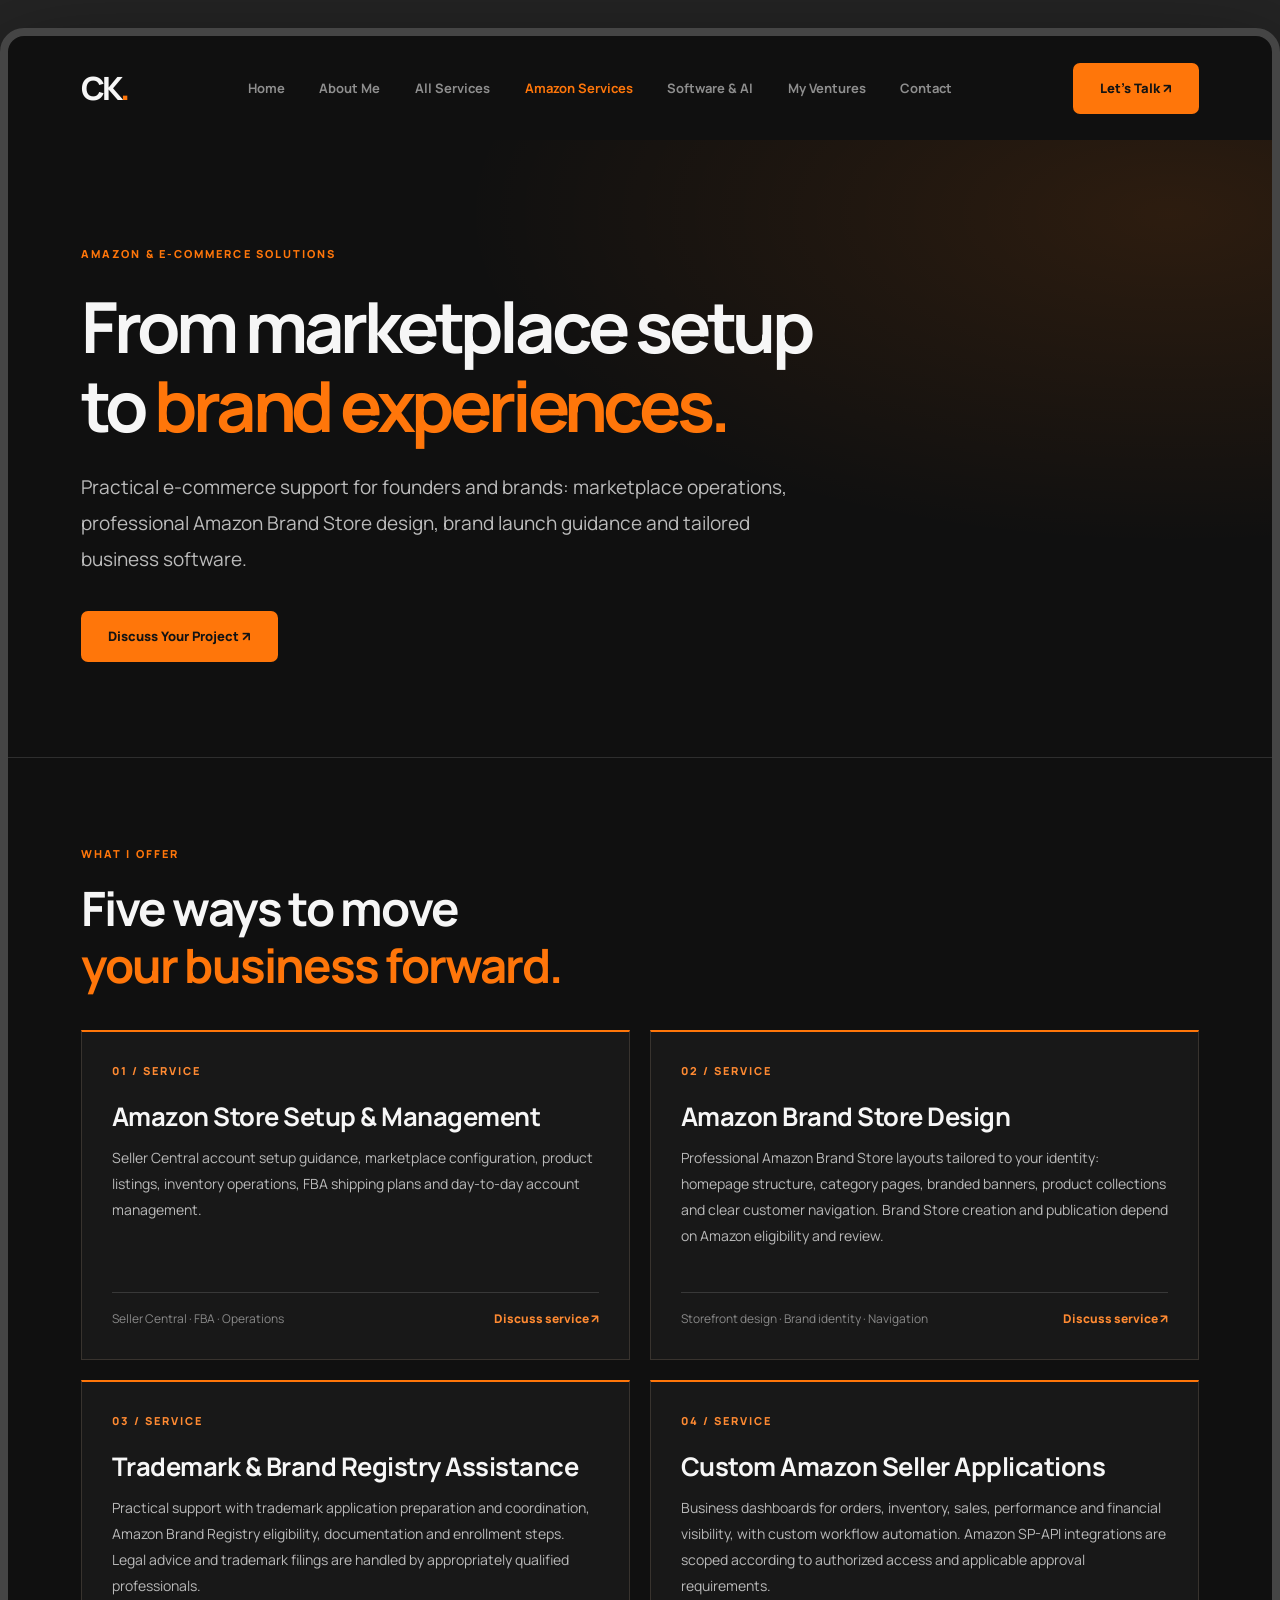
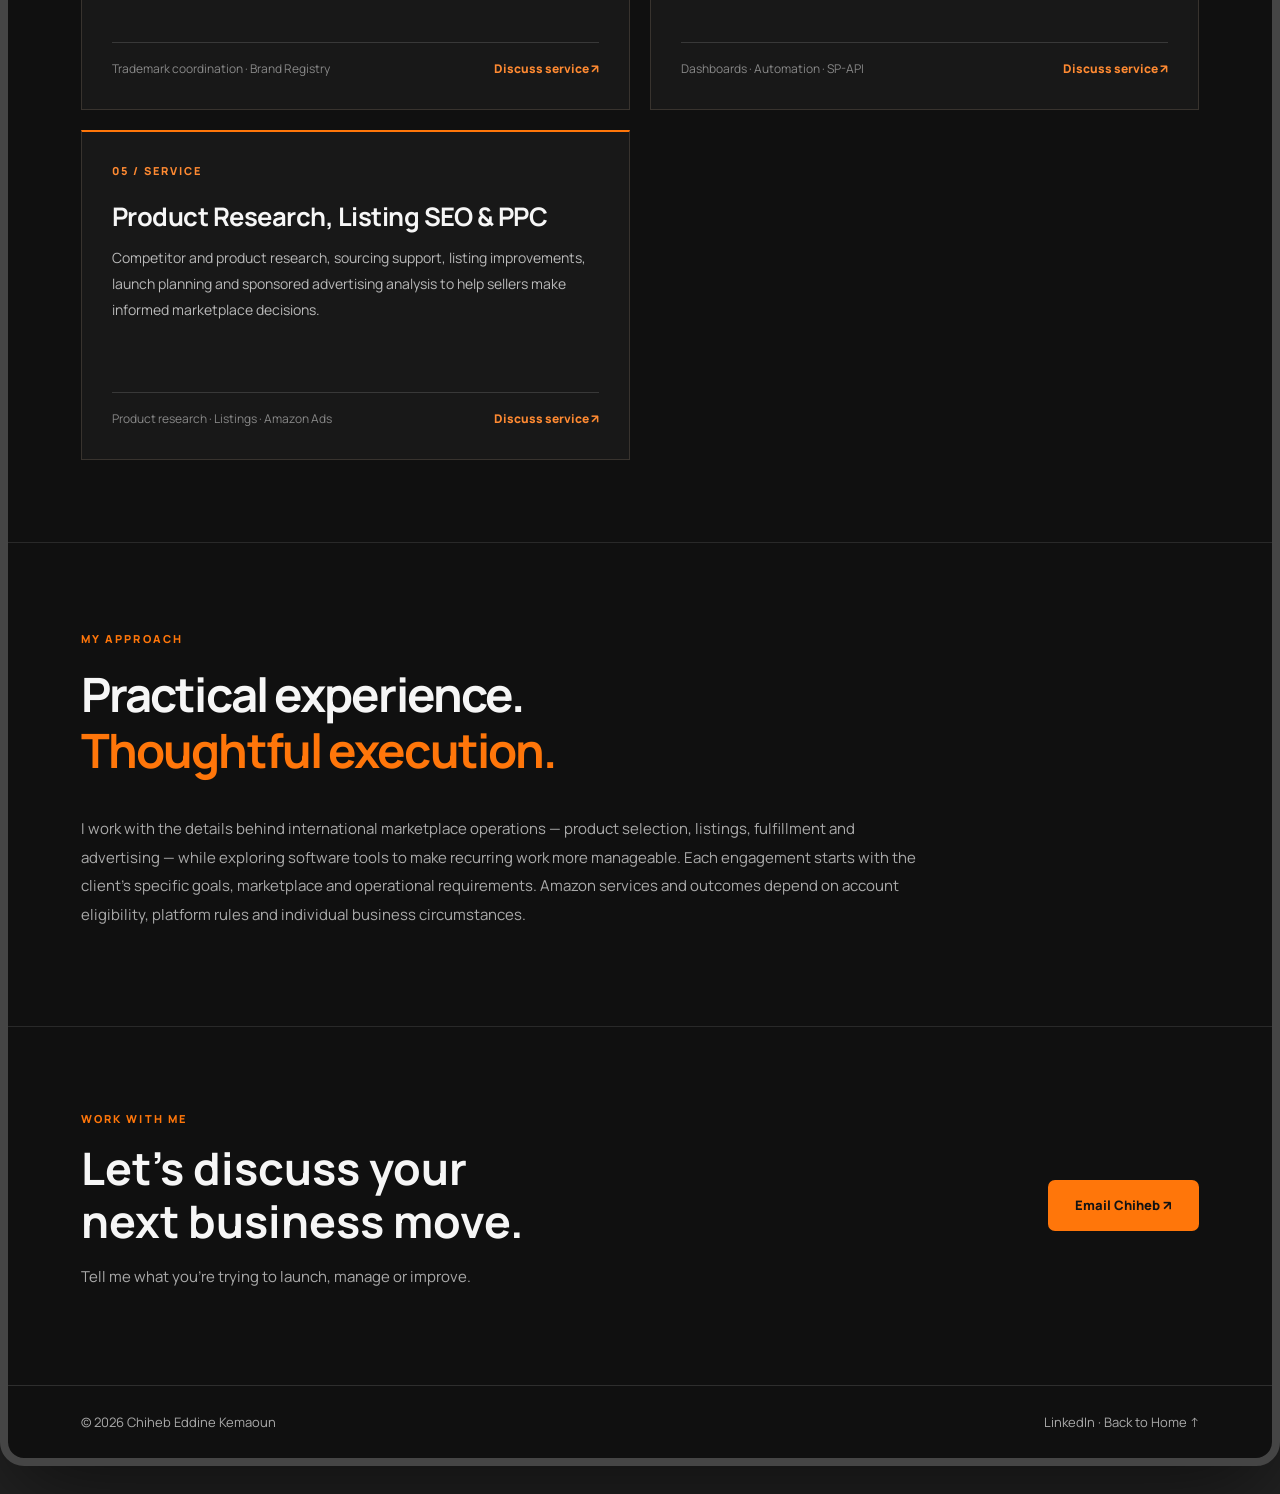
<file: amazon-services.html>
<!doctype html>
<html lang="en"><head>
<meta charset="utf-8"><meta name="viewport" content="width=device-width, initial-scale=1"><meta name="theme-color" content="#101010">
<title>Amazon E-commerce Services & Brand Store Design | Chiheb Eddine Kemaoun</title>
<meta name="description" content="Amazon Seller Central management, professional Amazon Brand Store design, Brand Registry assistance, custom seller apps, product research and PPC services by Chiheb Eddine Kemaoun.">
<meta name="robots" content="index,follow,max-image-preview:large"><link rel="canonical" href="https://chihebkemaoun.pages.dev/amazon-services.html">
<link rel="icon" href="assets/favicon.svg" type="image/svg+xml"><link rel="stylesheet" href="styles.css">
<meta property="og:type" content="website"><meta property="og:url" content="https://chihebkemaoun.pages.dev/amazon-services.html"><meta property="og:site_name" content="Chiheb Eddine Kemaoun"><meta property="og:title" content="Amazon E-commerce & Business Solutions"><meta property="og:description" content="Amazon storefront design, seller operations, Brand Registry support and custom business applications."><meta property="og:image" content="https://chihebkemaoun.pages.dev/assets/social-preview.svg"><meta name="twitter:card" content="summary_large_image">
<script type="application/ld+json">{"@context":"https://schema.org","@graph":[{"@type":"Person","@id":"https://chihebkemaoun.pages.dev/#chiheb-eddine-kemaoun","name":"Chiheb Eddine Kemaoun","url":"https://chihebkemaoun.pages.dev/"},{"@type":"WebPage","@id":"https://chihebkemaoun.pages.dev/amazon-services.html#webpage","url":"https://chihebkemaoun.pages.dev/amazon-services.html","name":"Amazon E-commerce Services | Chiheb Eddine Kemaoun","inLanguage":"en","about":{"@id":"https://chihebkemaoun.pages.dev/#chiheb-eddine-kemaoun"},"isPartOf":{"@id":"https://chihebkemaoun.pages.dev/#website"}}]}</script>
<style>
.services-hero{padding:100px clamp(26px,5.7vw,95px) 95px;background:radial-gradient(ellipse at 92% 12%,rgba(255,118,10,.12),transparent 43%);border-bottom:1px solid #2e2e2e}
.services-hero h1{font-size:clamp(42px,5.5vw,82px);letter-spacing:-.06em;line-height:1.13;margin:21px 0 23px;max-width:970px}
.services-hero h1 em,.services-heading em{font-style:normal;color:var(--accent)}
.services-lead{max-width:750px;color:#bcbcbc;font-size:clamp(16px,1.55vw,19px);line-height:1.9;margin-bottom:34px}
.services-content{padding:82px clamp(26px,5.7vw,95px);border-bottom:1px solid #292929}
.services-heading{font-size:clamp(28px,3.7vw,48px);letter-spacing:-.04em;line-height:1.2;margin:15px 0 36px}
.offer-list{display:grid;grid-template-columns:repeat(2,minmax(0,1fr));gap:20px}
.offer-card{background:#181818;border:1px solid #38332e;border-top:2px solid #ff760a;padding:30px;display:flex;flex-direction:column;min-height:330px}
.offer-card h3{font-size:clamp(20px,2vw,26px);line-height:1.3;margin:19px 0 12px;letter-spacing:-.02em}
.offer-card p{color:#b9b9b9;line-height:1.85;font-size:14px;margin:0 0 25px}
.offer-number{font-size:11px;color:#ff8a32;letter-spacing:.18em;font-weight:800}
.offer-foot{margin-top:auto;border-top:1px solid #383838;padding-top:16px;display:flex;justify-content:space-between;gap:14px;flex-wrap:wrap;font-size:12px}
.offer-foot span{color:#888}.offer-foot a{color:#ff8a32;font-weight:800}
.services-note{color:#aaa;line-height:1.9;max-width:850px}
.services-cta{padding:78px clamp(26px,5.7vw,95px);display:flex;align-items:center;justify-content:space-between;gap:28px;flex-wrap:wrap}
.services-cta h2{font-size:clamp(29px,3.5vw,47px);margin:10px 0;line-height:1.2}
.services-footer{border-top:1px solid #2e2e2e;padding:25px clamp(26px,5.7vw,95px);color:#aaa;font-size:13px;display:flex;justify-content:space-between;flex-wrap:wrap;gap:16px}
@media(max-width:800px){.offer-list{grid-template-columns:1fr}.services-hero{padding-top:60px}.offer-card{min-height:0}.site-header{height:auto;min-height:96px;flex-wrap:wrap}.site-header nav{display:flex;flex-wrap:wrap;gap:12px 18px;padding-bottom:20px}.site-header nav a{font-size:12px}.header-cta{display:none}}
</style></head><body>
<div class="site-shell"><header class="site-header"><a href="/" class="wordmark" aria-label="Home">CK<span>.</span></a><nav aria-label="Main menu"><a href="/">Home</a><a href="/about.html">About Me</a><a href="/services.html">All Services</a><a class="active" href="/amazon-services.html">Amazon Services</a><a href="/software-ai.html">Software &amp; AI</a><a href="/ventures.html">My Ventures</a><a href="/#contact">Contact</a></nav><a class="btn btn-orange header-cta" href="mailto:chihebkemaoun@outlook.com?subject=Business%20Inquiry">Let's Talk ↗</a></header>
<main><section class="services-hero"><span class="section-kicker">AMAZON & E-COMMERCE SOLUTIONS</span><h1>From marketplace setup<br>to <em>brand experiences.</em></h1><p class="services-lead">Practical e-commerce support for founders and brands: marketplace operations, professional Amazon Brand Store design, brand launch guidance and tailored business software.</p><a class="btn btn-orange" href="mailto:chihebkemaoun@outlook.com?subject=Amazon%20Services%20Inquiry">Discuss Your Project ↗</a></section>
<section class="services-content" id="services"><span class="section-kicker">WHAT I OFFER</span><h2 class="services-heading">Five ways to move<br><em>your business forward.</em></h2><div class="offer-list"><article class="offer-card"><span class="offer-number">01 / SERVICE</span><h3>Amazon Store Setup &amp; Management</h3><p>Seller Central account setup guidance, marketplace configuration, product listings, inventory operations, FBA shipping plans and day-to-day account management.</p><div class="offer-foot"><span>Seller Central · FBA · Operations</span><a href="mailto:chihebkemaoun@outlook.com?subject=Amazon%20Services%20Inquiry">Discuss service ↗</a></div></article>
<article class="offer-card"><span class="offer-number">02 / SERVICE</span><h3>Amazon Brand Store Design</h3><p>Professional Amazon Brand Store layouts tailored to your identity: homepage structure, category pages, branded banners, product collections and clear customer navigation. Brand Store creation and publication depend on Amazon eligibility and review.</p><div class="offer-foot"><span>Storefront design · Brand identity · Navigation</span><a href="mailto:chihebkemaoun@outlook.com?subject=Amazon%20Services%20Inquiry">Discuss service ↗</a></div></article>
<article class="offer-card"><span class="offer-number">03 / SERVICE</span><h3>Trademark &amp; Brand Registry Assistance</h3><p>Practical support with trademark application preparation and coordination, Amazon Brand Registry eligibility, documentation and enrollment steps. Legal advice and trademark filings are handled by appropriately qualified professionals.</p><div class="offer-foot"><span>Trademark coordination · Brand Registry</span><a href="mailto:chihebkemaoun@outlook.com?subject=Amazon%20Services%20Inquiry">Discuss service ↗</a></div></article>
<article class="offer-card"><span class="offer-number">04 / SERVICE</span><h3>Custom Amazon Seller Applications</h3><p>Business dashboards for orders, inventory, sales, performance and financial visibility, with custom workflow automation. Amazon SP-API integrations are scoped according to authorized access and applicable approval requirements.</p><div class="offer-foot"><span>Dashboards · Automation · SP-API</span><a href="mailto:chihebkemaoun@outlook.com?subject=Amazon%20Services%20Inquiry">Discuss service ↗</a></div></article>
<article class="offer-card"><span class="offer-number">05 / SERVICE</span><h3>Product Research, Listing SEO &amp; PPC</h3><p>Competitor and product research, sourcing support, listing improvements, launch planning and sponsored advertising analysis to help sellers make informed marketplace decisions.</p><div class="offer-foot"><span>Product research · Listings · Amazon Ads</span><a href="mailto:chihebkemaoun@outlook.com?subject=Amazon%20Services%20Inquiry">Discuss service ↗</a></div></article></div></section>
<section class="services-content"><span class="section-kicker">MY APPROACH</span><h2 class="services-heading">Practical experience.<br><em>Thoughtful execution.</em></h2><p class="services-note">I work with the details behind international marketplace operations — product selection, listings, fulfillment and advertising — while exploring software tools to make recurring work more manageable. Each engagement starts with the client's specific goals, marketplace and operational requirements. Amazon services and outcomes depend on account eligibility, platform rules and individual business circumstances.</p></section>
<section class="services-cta"><div><span class="section-kicker">WORK WITH ME</span><h2>Let's discuss your<br>next business move.</h2><p class="services-note">Tell me what you're trying to launch, manage or improve.</p></div><a class="btn btn-orange" href="mailto:chihebkemaoun@outlook.com?subject=Amazon%20Services%20Inquiry">Email Chiheb ↗</a></section></main>
<footer class="services-footer"><span>© 2026 Chiheb Eddine Kemaoun</span><span><a href="https://www.linkedin.com/in/chiheb-eddine-kemaoun-8a84a2198/">LinkedIn</a> · <a href="/">Back to Home ↑</a></span></footer></div>
</body></html>
</file>
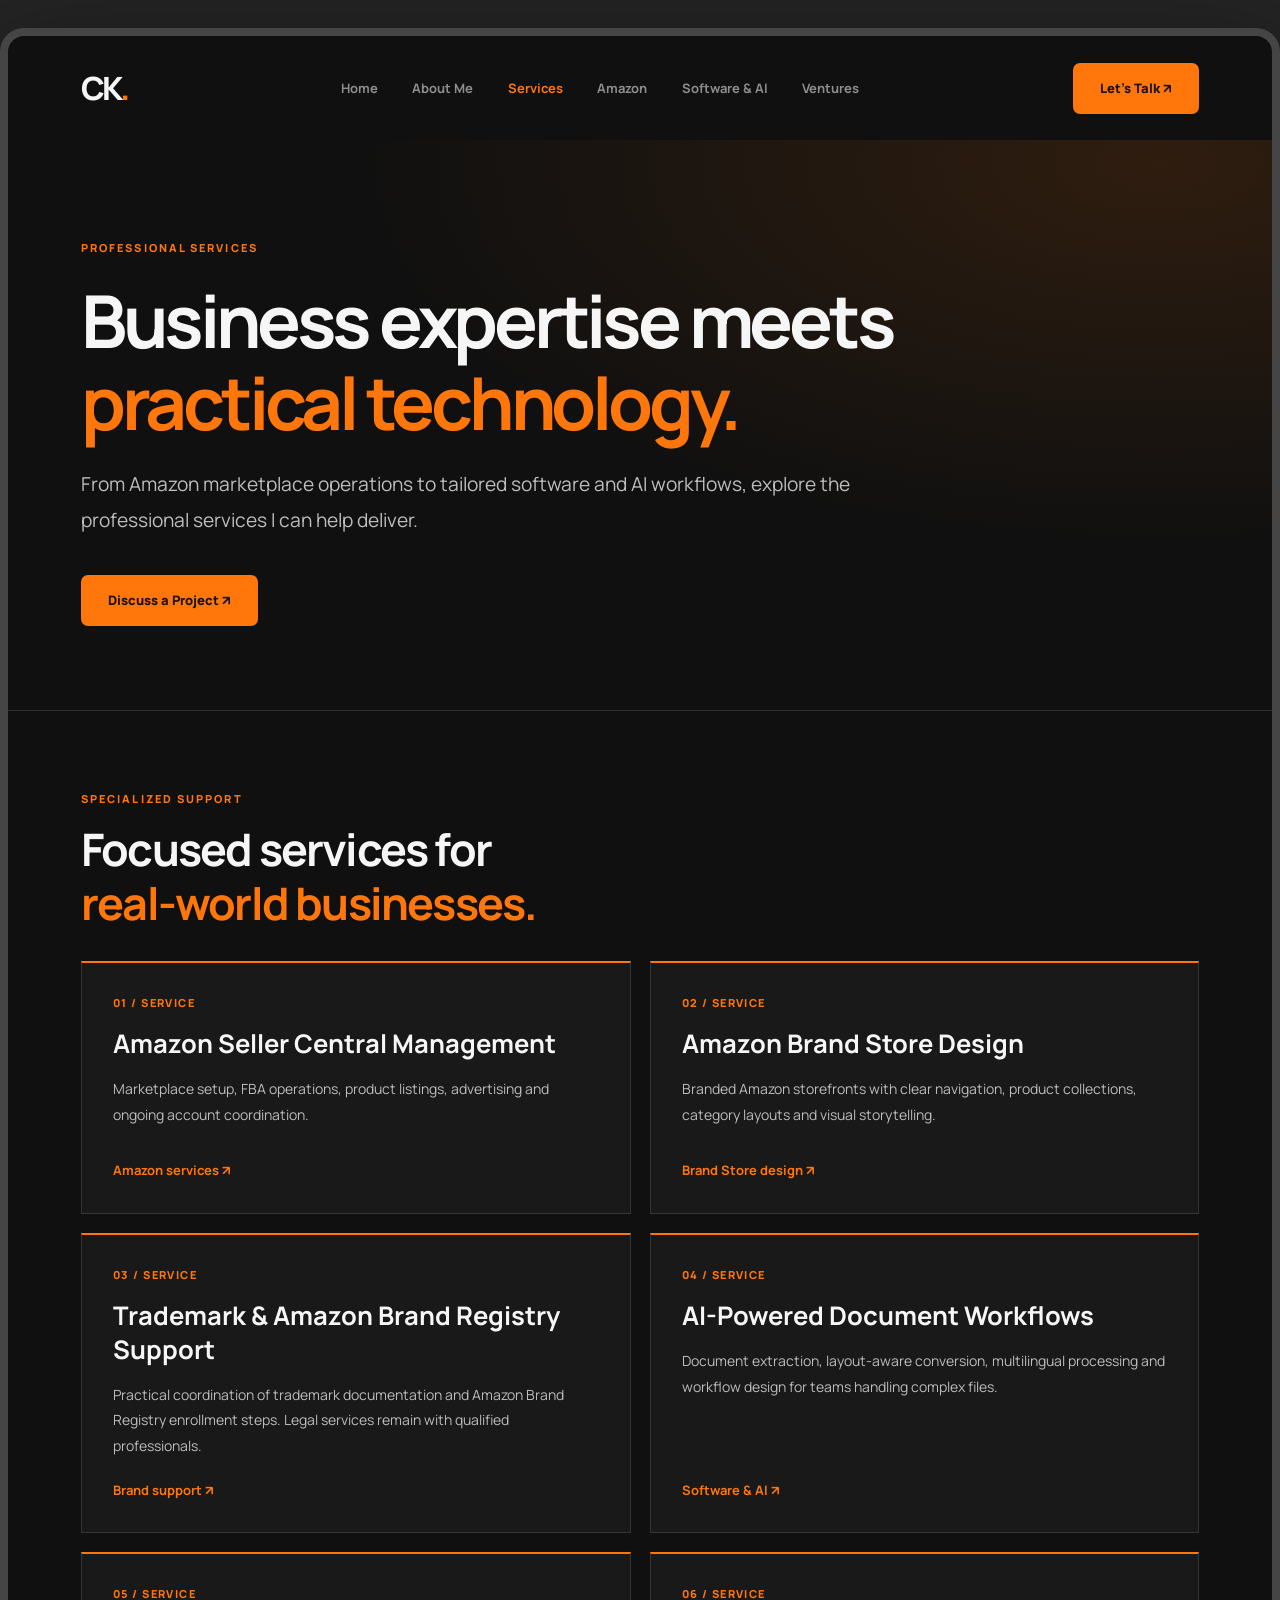
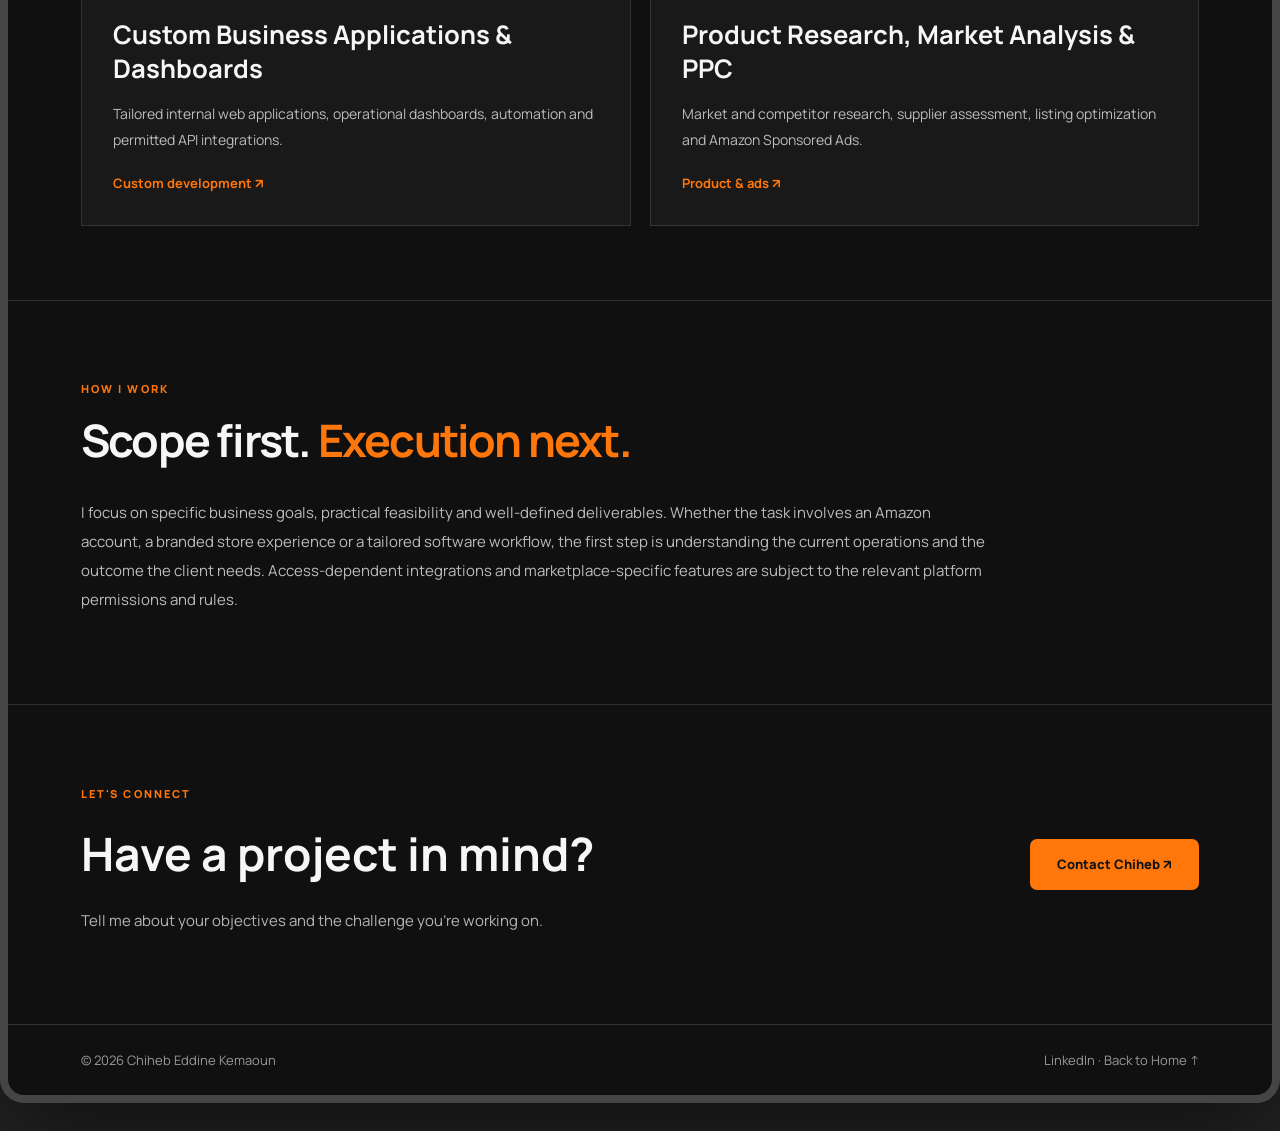
<file: services.html>
<!doctype html><html lang="en"><head><meta charset="utf-8"><meta name="viewport" content="width=device-width, initial-scale=1"><meta name="theme-color" content="#101010"><title>Professional Services | Chiheb Eddine Kemaoun</title><meta name="description" content="Amazon marketplace management, Brand Store design, brand launch support, AI document workflows and custom business applications."><meta name="robots" content="index,follow,max-image-preview:large"><link rel="canonical" href="https://chihebkemaoun.pages.dev/services.html"><link rel="icon" href="/assets/favicon.svg" type="image/svg+xml"><link rel="stylesheet" href="/styles.css"><meta property="og:type" content="website"><meta property="og:site_name" content="Chiheb Eddine Kemaoun"><meta property="og:url" content="https://chihebkemaoun.pages.dev/services.html"><meta property="og:title" content="Professional Services | Chiheb Eddine Kemaoun"><meta property="og:description" content="Amazon marketplace management, Brand Store design, brand launch support, AI document workflows and custom business applications."><meta property="og:image" content="https://chihebkemaoun.pages.dev/assets/social-preview.svg"><meta name="twitter:card" content="summary_large_image"><script type="application/ld+json">{"@context": "https://schema.org", "@graph": [{"@type": "Person", "@id": "https://chihebkemaoun.pages.dev/#chiheb-eddine-kemaoun", "name": "Chiheb Eddine Kemaoun", "url": "https://chihebkemaoun.pages.dev/"}, {"@type": "WebPage", "@id": "https://chihebkemaoun.pages.dev/services.html#webpage", "url": "https://chihebkemaoun.pages.dev/services.html", "name": "Professional Services | Chiheb Eddine Kemaoun", "inLanguage": "en", "about": {"@id": "https://chihebkemaoun.pages.dev/#chiheb-eddine-kemaoun"}, "isPartOf": {"@id": "https://chihebkemaoun.pages.dev/#website"}}]}</script><style>
.inner-hero{padding:94px clamp(26px,5.7vw,95px) 84px;border-bottom:1px solid #303030;background:radial-gradient(ellipse at 91% 4%,rgba(255,118,10,.13),transparent 50%)}.inner-hero h1{font-size:clamp(40px,5.7vw,78px);line-height:1.13;letter-spacing:-.058em;margin:19px 0 24px;max-width:1040px}.inner-hero h1 em,.inner-heading em{font-style:normal;color:var(--accent)}.inner-hero p{max-width:780px;color:#bdbdbd;font-size:clamp(16px,1.5vw,20px);line-height:1.85}.inner-hero .btn{margin-top:17px}.inner-section{padding:74px clamp(26px,5.7vw,95px);border-bottom:1px solid #303030}.inner-heading{font-size:clamp(29px,3.5vw,47px);line-height:1.2;letter-spacing:-.04em;margin:12px 0 31px}.inner-grid{display:grid;grid-template-columns:repeat(2,minmax(0,1fr));gap:19px}.inner-card{padding:31px;background:#191919;border:1px solid #353535;border-top:2px solid var(--accent);display:flex;flex-direction:column;min-height:253px}.inner-card small{color:var(--accent);font-size:11px;font-weight:800;letter-spacing:.13em}.inner-card h3{font-size:clamp(21px,2vw,26px);line-height:1.32;margin:15px 0}.inner-card p{color:#bcbcbc;line-height:1.83;font-size:14px;margin:0 0 20px}.inner-card a{color:var(--accent);font-weight:700;font-size:13px;margin-top:auto}.inner-note{max-width:910px;color:#bcbcbc;line-height:1.95}.inner-pills{display:flex;gap:10px;flex-wrap:wrap;margin-top:22px}.inner-pills span{border:1px solid #464646;border-radius:30px;padding:8px 13px;color:#d4d4d4;font-size:12px}.inner-cta{display:flex;align-items:center;justify-content:space-between;flex-wrap:wrap;gap:25px;padding:75px clamp(26px,5.7vw,95px)}.inner-cta h2{font-size:clamp(28px,3.6vw,46px);margin:10px 0}.inner-cta p{color:#b5b5b5}.inner-footer{border-top:1px solid #333;padding:24px clamp(26px,5.7vw,95px);display:flex;justify-content:space-between;flex-wrap:wrap;gap:20px;font-size:13px;color:#999}.inner-footer a:hover{color:var(--accent)}@media(max-width:800px){.inner-grid{grid-template-columns:1fr}.inner-hero{padding-top:52px}.inner-card{min-height:0}.site-header{height:auto;min-height:90px;flex-wrap:wrap}.site-header nav{display:flex;gap:10px 17px;flex-wrap:wrap;padding-bottom:20px}.site-header nav a{font-size:12px}.header-cta{display:none}}
</style></head><body><div class="site-shell"><header class="site-header"><a href="/" class="wordmark" aria-label="Home">CK<span>.</span></a><nav aria-label="Main menu"><a href="/">Home</a><a href="/about.html">About Me</a><a href="/services.html" class="active">Services</a><a href="/amazon-services.html">Amazon</a><a href="/software-ai.html">Software & AI</a><a href="/ventures.html">Ventures</a></nav><a class="btn btn-orange header-cta" href="mailto:chihebkemaoun@outlook.com?subject=Professional%20inquiry">Let's Talk ↗</a></header><main><section class="inner-hero"><span class="section-kicker">PROFESSIONAL SERVICES</span><h1>Business expertise meets<br><em>practical technology.</em></h1><p>From Amazon marketplace operations to tailored software and AI workflows, explore the professional services I can help deliver.</p><a class="btn btn-orange" href="mailto:chihebkemaoun@outlook.com?subject=Professional%20inquiry">Discuss a Project ↗</a></section><section class="inner-section"><span class="section-kicker">SPECIALIZED SUPPORT</span><h2 class="inner-heading">Focused services for<br><em>real-world businesses.</em></h2><div class="inner-grid"><article class="inner-card"><small>01 / SERVICE</small><h3>Amazon Seller Central Management</h3><p>Marketplace setup, FBA operations, product listings, advertising and ongoing account coordination.</p><a href="/amazon-services.html">Amazon services ↗</a></article><article class="inner-card"><small>02 / SERVICE</small><h3>Amazon Brand Store Design</h3><p>Branded Amazon storefronts with clear navigation, product collections, category layouts and visual storytelling.</p><a href="/amazon-services.html">Brand Store design ↗</a></article><article class="inner-card"><small>03 / SERVICE</small><h3>Trademark &amp; Amazon Brand Registry Support</h3><p>Practical coordination of trademark documentation and Amazon Brand Registry enrollment steps. Legal services remain with qualified professionals.</p><a href="/amazon-services.html">Brand support ↗</a></article><article class="inner-card"><small>04 / SERVICE</small><h3>AI-Powered Document Workflows</h3><p>Document extraction, layout-aware conversion, multilingual processing and workflow design for teams handling complex files.</p><a href="/software-ai.html">Software & AI ↗</a></article><article class="inner-card"><small>05 / SERVICE</small><h3>Custom Business Applications &amp; Dashboards</h3><p>Tailored internal web applications, operational dashboards, automation and permitted API integrations.</p><a href="/software-ai.html">Custom development ↗</a></article><article class="inner-card"><small>06 / SERVICE</small><h3>Product Research, Market Analysis &amp; PPC</h3><p>Market and competitor research, supplier assessment, listing optimization and Amazon Sponsored Ads.</p><a href="/amazon-services.html">Product & ads ↗</a></article></div></section><section class="inner-section"><span class="section-kicker">HOW I WORK</span><h2 class="inner-heading">Scope first. <em>Execution next.</em></h2><p class="inner-note">I focus on specific business goals, practical feasibility and well-defined deliverables. Whether the task involves an Amazon account, a branded store experience or a tailored software workflow, the first step is understanding the current operations and the outcome the client needs. Access-dependent integrations and marketplace-specific features are subject to the relevant platform permissions and rules.</p></section><section class="inner-cta"><div><span class="section-kicker">LET'S CONNECT</span><h2>Have a project in mind?</h2><p>Tell me about your objectives and the challenge you're working on.</p></div><a class="btn btn-orange" href="mailto:chihebkemaoun@outlook.com?subject=Professional%20inquiry">Contact Chiheb ↗</a></section></main><footer class="inner-footer"><span>© 2026 Chiheb Eddine Kemaoun</span><span><a href="https://www.linkedin.com/in/chiheb-eddine-kemaoun-8a84a2198/">LinkedIn</a> · <a href="/">Back to Home ↑</a></span></footer></div></body></html>
</file>
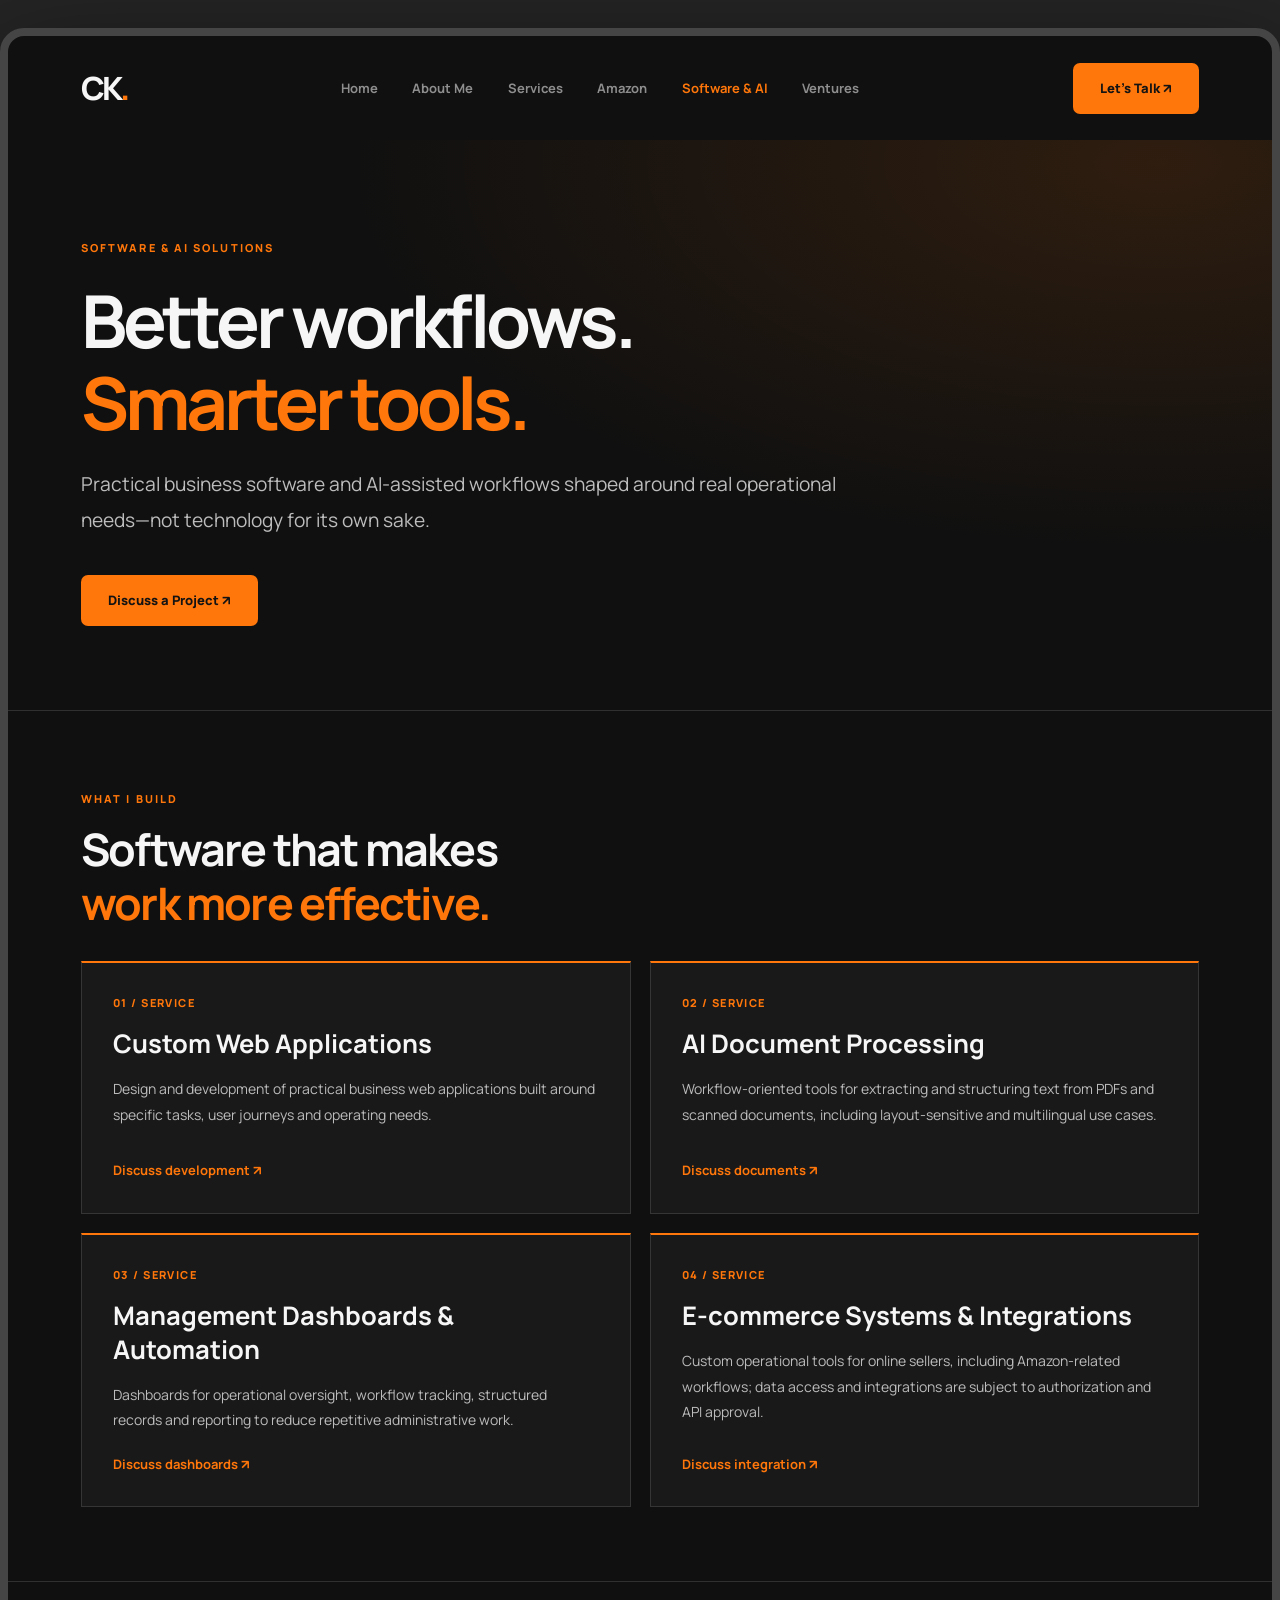
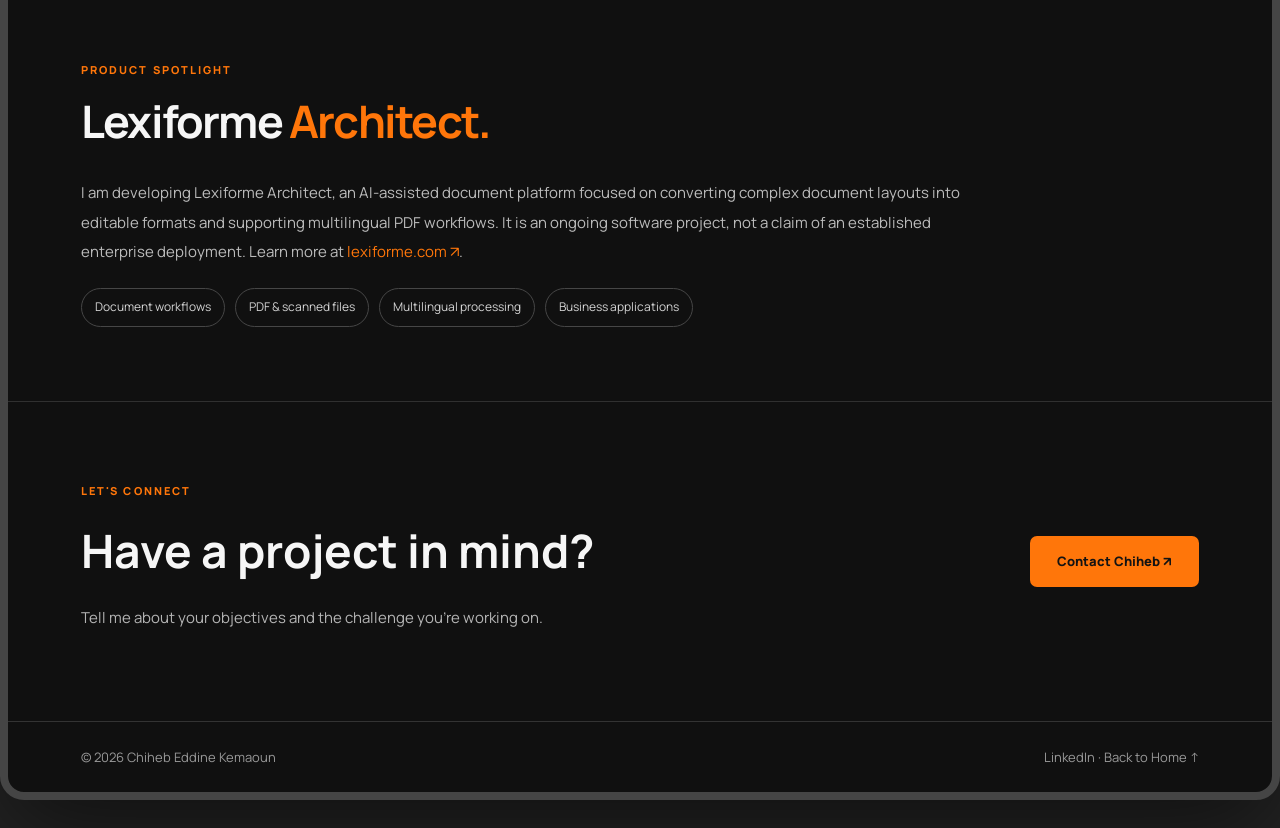
<file: software-ai.html>
<!doctype html><html lang="en"><head><meta charset="utf-8"><meta name="viewport" content="width=device-width, initial-scale=1"><meta name="theme-color" content="#101010"><title>Custom Business Software &amp; AI Solutions | Chiheb Eddine Kemaoun</title><meta name="description" content="Custom web applications, AI document workflows, operational dashboards and business automation by Chiheb Eddine Kemaoun."><meta name="robots" content="index,follow,max-image-preview:large"><link rel="canonical" href="https://chihebkemaoun.pages.dev/software-ai.html"><link rel="icon" href="/assets/favicon.svg" type="image/svg+xml"><link rel="stylesheet" href="/styles.css"><meta property="og:type" content="website"><meta property="og:site_name" content="Chiheb Eddine Kemaoun"><meta property="og:url" content="https://chihebkemaoun.pages.dev/software-ai.html"><meta property="og:title" content="Custom Business Software &amp; AI Solutions | Chiheb Eddine Kemaoun"><meta property="og:description" content="Custom web applications, AI document workflows, operational dashboards and business automation by Chiheb Eddine Kemaoun."><meta property="og:image" content="https://chihebkemaoun.pages.dev/assets/social-preview.svg"><meta name="twitter:card" content="summary_large_image"><script type="application/ld+json">{"@context": "https://schema.org", "@graph": [{"@type": "Person", "@id": "https://chihebkemaoun.pages.dev/#chiheb-eddine-kemaoun", "name": "Chiheb Eddine Kemaoun", "url": "https://chihebkemaoun.pages.dev/"}, {"@type": "WebPage", "@id": "https://chihebkemaoun.pages.dev/software-ai.html#webpage", "url": "https://chihebkemaoun.pages.dev/software-ai.html", "name": "Custom Business Software & AI Solutions | Chiheb Eddine Kemaoun", "inLanguage": "en", "about": {"@id": "https://chihebkemaoun.pages.dev/#chiheb-eddine-kemaoun"}, "isPartOf": {"@id": "https://chihebkemaoun.pages.dev/#website"}}]}</script><style>
.inner-hero{padding:94px clamp(26px,5.7vw,95px) 84px;border-bottom:1px solid #303030;background:radial-gradient(ellipse at 91% 4%,rgba(255,118,10,.13),transparent 50%)}.inner-hero h1{font-size:clamp(40px,5.7vw,78px);line-height:1.13;letter-spacing:-.058em;margin:19px 0 24px;max-width:1040px}.inner-hero h1 em,.inner-heading em{font-style:normal;color:var(--accent)}.inner-hero p{max-width:780px;color:#bdbdbd;font-size:clamp(16px,1.5vw,20px);line-height:1.85}.inner-hero .btn{margin-top:17px}.inner-section{padding:74px clamp(26px,5.7vw,95px);border-bottom:1px solid #303030}.inner-heading{font-size:clamp(29px,3.5vw,47px);line-height:1.2;letter-spacing:-.04em;margin:12px 0 31px}.inner-grid{display:grid;grid-template-columns:repeat(2,minmax(0,1fr));gap:19px}.inner-card{padding:31px;background:#191919;border:1px solid #353535;border-top:2px solid var(--accent);display:flex;flex-direction:column;min-height:253px}.inner-card small{color:var(--accent);font-size:11px;font-weight:800;letter-spacing:.13em}.inner-card h3{font-size:clamp(21px,2vw,26px);line-height:1.32;margin:15px 0}.inner-card p{color:#bcbcbc;line-height:1.83;font-size:14px;margin:0 0 20px}.inner-card a{color:var(--accent);font-weight:700;font-size:13px;margin-top:auto}.inner-note{max-width:910px;color:#bcbcbc;line-height:1.95}.inner-pills{display:flex;gap:10px;flex-wrap:wrap;margin-top:22px}.inner-pills span{border:1px solid #464646;border-radius:30px;padding:8px 13px;color:#d4d4d4;font-size:12px}.inner-cta{display:flex;align-items:center;justify-content:space-between;flex-wrap:wrap;gap:25px;padding:75px clamp(26px,5.7vw,95px)}.inner-cta h2{font-size:clamp(28px,3.6vw,46px);margin:10px 0}.inner-cta p{color:#b5b5b5}.inner-footer{border-top:1px solid #333;padding:24px clamp(26px,5.7vw,95px);display:flex;justify-content:space-between;flex-wrap:wrap;gap:20px;font-size:13px;color:#999}.inner-footer a:hover{color:var(--accent)}@media(max-width:800px){.inner-grid{grid-template-columns:1fr}.inner-hero{padding-top:52px}.inner-card{min-height:0}.site-header{height:auto;min-height:90px;flex-wrap:wrap}.site-header nav{display:flex;gap:10px 17px;flex-wrap:wrap;padding-bottom:20px}.site-header nav a{font-size:12px}.header-cta{display:none}}
</style></head><body><div class="site-shell"><header class="site-header"><a href="/" class="wordmark" aria-label="Home">CK<span>.</span></a><nav aria-label="Main menu"><a href="/">Home</a><a href="/about.html">About Me</a><a href="/services.html">Services</a><a href="/amazon-services.html">Amazon</a><a href="/software-ai.html" class="active">Software & AI</a><a href="/ventures.html">Ventures</a></nav><a class="btn btn-orange header-cta" href="mailto:chihebkemaoun@outlook.com?subject=Professional%20inquiry">Let's Talk ↗</a></header><main><section class="inner-hero"><span class="section-kicker">SOFTWARE & AI SOLUTIONS</span><h1>Better workflows.<br><em>Smarter tools.</em></h1><p>Practical business software and AI-assisted workflows shaped around real operational needs—not technology for its own sake.</p><a class="btn btn-orange" href="mailto:chihebkemaoun@outlook.com?subject=Professional%20inquiry">Discuss a Project ↗</a></section><section class="inner-section"><span class="section-kicker">WHAT I BUILD</span><h2 class="inner-heading">Software that makes<br><em>work more effective.</em></h2><div class="inner-grid"><article class="inner-card"><small>01 / SERVICE</small><h3>Custom Web Applications</h3><p>Design and development of practical business web applications built around specific tasks, user journeys and operating needs.</p><a href="mailto:chihebkemaoun@outlook.com?subject=Professional%20inquiry">Discuss development ↗</a></article><article class="inner-card"><small>02 / SERVICE</small><h3>AI Document Processing</h3><p>Workflow-oriented tools for extracting and structuring text from PDFs and scanned documents, including layout-sensitive and multilingual use cases.</p><a href="mailto:chihebkemaoun@outlook.com?subject=Professional%20inquiry">Discuss documents ↗</a></article><article class="inner-card"><small>03 / SERVICE</small><h3>Management Dashboards &amp; Automation</h3><p>Dashboards for operational oversight, workflow tracking, structured records and reporting to reduce repetitive administrative work.</p><a href="mailto:chihebkemaoun@outlook.com?subject=Professional%20inquiry">Discuss dashboards ↗</a></article><article class="inner-card"><small>04 / SERVICE</small><h3>E-commerce Systems &amp; Integrations</h3><p>Custom operational tools for online sellers, including Amazon-related workflows; data access and integrations are subject to authorization and API approval.</p><a href="mailto:chihebkemaoun@outlook.com?subject=Professional%20inquiry">Discuss integration ↗</a></article></div></section><section class="inner-section"><span class="section-kicker">PRODUCT SPOTLIGHT</span><h2 class="inner-heading">Lexiforme <em>Architect.</em></h2><p class="inner-note">I am developing Lexiforme Architect, an AI-assisted document platform focused on converting complex document layouts into editable formats and supporting multilingual PDF workflows. It is an ongoing software project, not a claim of an established enterprise deployment. Learn more at <a style="color:var(--accent)" href="https://lexiforme.com/" target="_blank" rel="noopener noreferrer">lexiforme.com ↗</a>.</p><div class="inner-pills"><span>Document workflows</span><span>PDF & scanned files</span><span>Multilingual processing</span><span>Business applications</span></div></section><section class="inner-cta"><div><span class="section-kicker">LET'S CONNECT</span><h2>Have a project in mind?</h2><p>Tell me about your objectives and the challenge you're working on.</p></div><a class="btn btn-orange" href="mailto:chihebkemaoun@outlook.com?subject=Professional%20inquiry">Contact Chiheb ↗</a></section></main><footer class="inner-footer"><span>© 2026 Chiheb Eddine Kemaoun</span><span><a href="https://www.linkedin.com/in/chiheb-eddine-kemaoun-8a84a2198/">LinkedIn</a> · <a href="/">Back to Home ↑</a></span></footer></div></body></html>
</file>
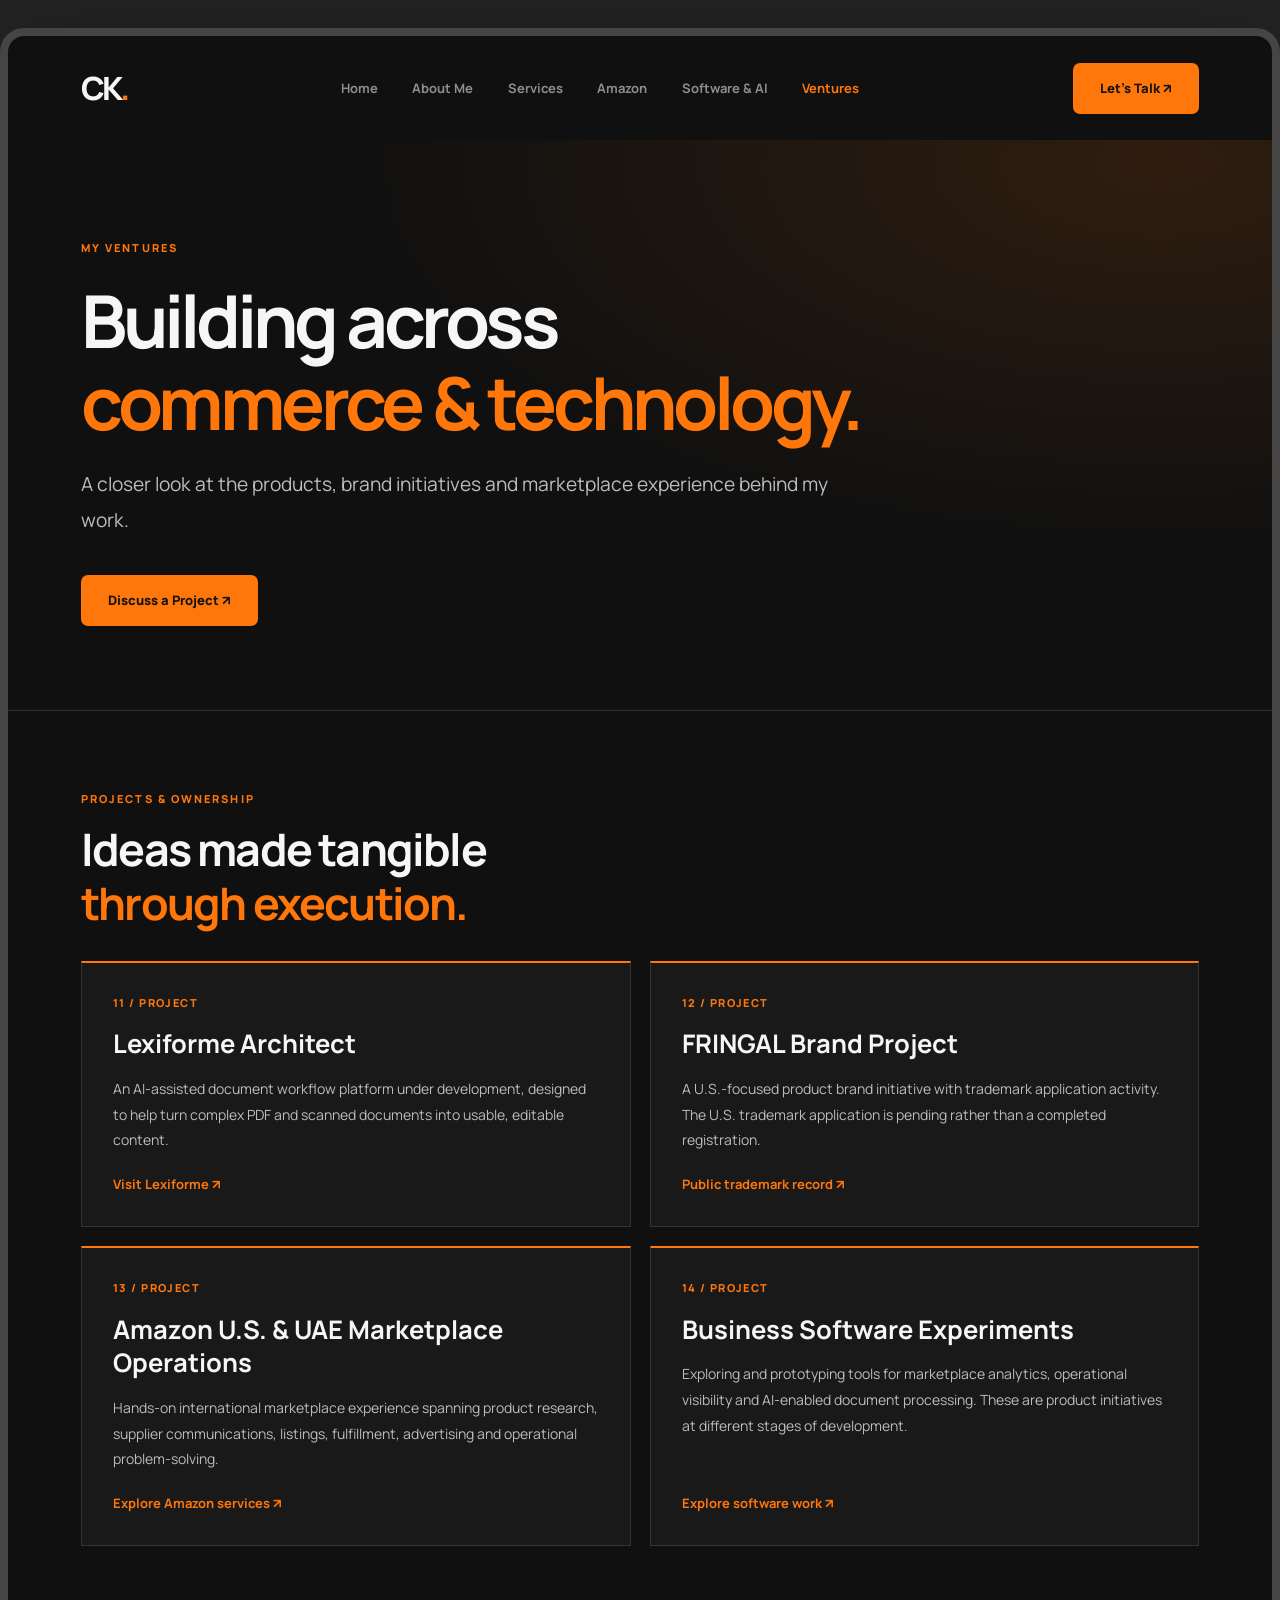
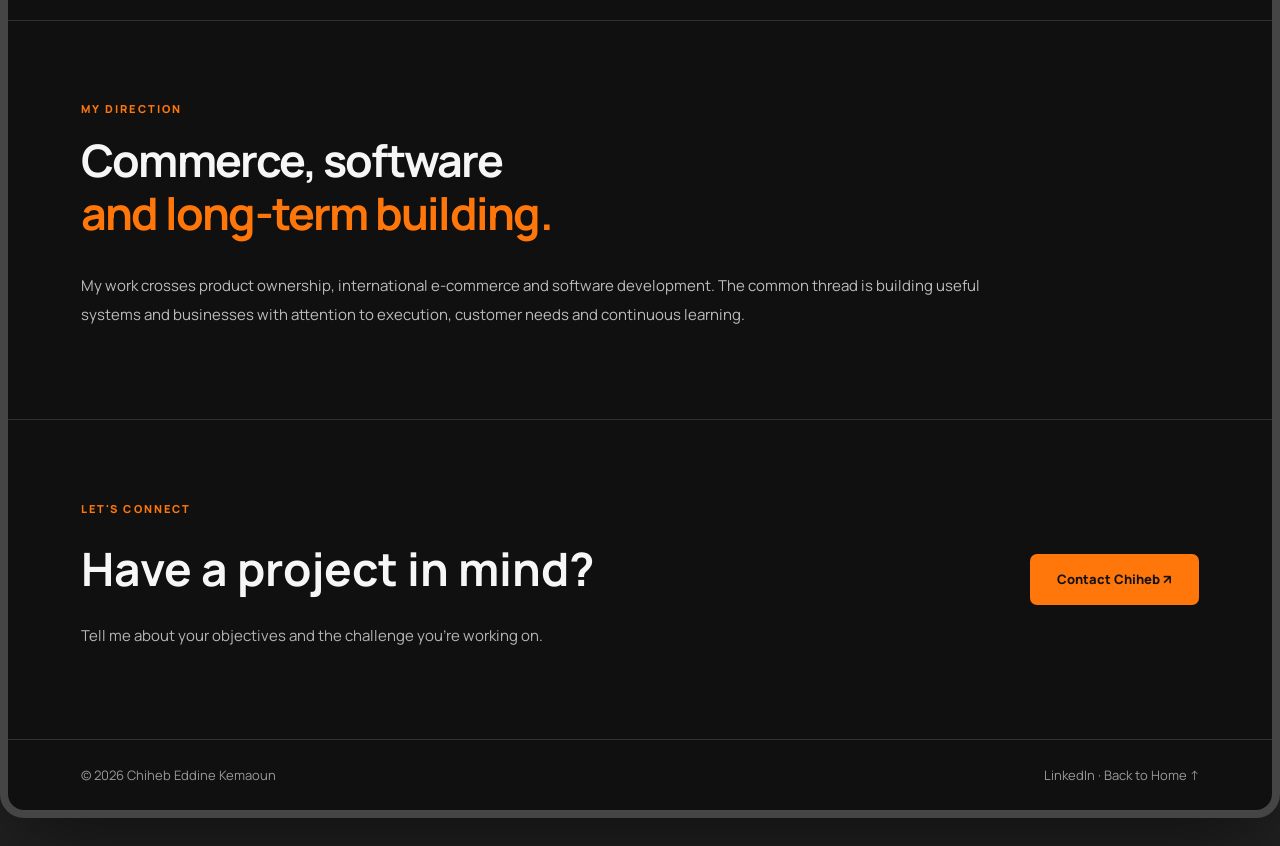
<file: ventures.html>
<!doctype html><html lang="en"><head><meta charset="utf-8"><meta name="viewport" content="width=device-width, initial-scale=1"><meta name="theme-color" content="#101010"><title>Ventures &amp; Projects | Chiheb Eddine Kemaoun</title><meta name="description" content="Explore Lexiforme Architect, the FRINGAL brand project, international Amazon operations and business software initiatives."><meta name="robots" content="index,follow,max-image-preview:large"><link rel="canonical" href="https://chihebkemaoun.pages.dev/ventures.html"><link rel="icon" href="/assets/favicon.svg" type="image/svg+xml"><link rel="stylesheet" href="/styles.css"><meta property="og:type" content="website"><meta property="og:site_name" content="Chiheb Eddine Kemaoun"><meta property="og:url" content="https://chihebkemaoun.pages.dev/ventures.html"><meta property="og:title" content="Ventures &amp; Projects | Chiheb Eddine Kemaoun"><meta property="og:description" content="Explore Lexiforme Architect, the FRINGAL brand project, international Amazon operations and business software initiatives."><meta property="og:image" content="https://chihebkemaoun.pages.dev/assets/social-preview.svg"><meta name="twitter:card" content="summary_large_image"><script type="application/ld+json">{"@context": "https://schema.org", "@graph": [{"@type": "Person", "@id": "https://chihebkemaoun.pages.dev/#chiheb-eddine-kemaoun", "name": "Chiheb Eddine Kemaoun", "url": "https://chihebkemaoun.pages.dev/"}, {"@type": "WebPage", "@id": "https://chihebkemaoun.pages.dev/ventures.html#webpage", "url": "https://chihebkemaoun.pages.dev/ventures.html", "name": "Ventures & Projects | Chiheb Eddine Kemaoun", "inLanguage": "en", "about": {"@id": "https://chihebkemaoun.pages.dev/#chiheb-eddine-kemaoun"}, "isPartOf": {"@id": "https://chihebkemaoun.pages.dev/#website"}}]}</script><style>
.inner-hero{padding:94px clamp(26px,5.7vw,95px) 84px;border-bottom:1px solid #303030;background:radial-gradient(ellipse at 91% 4%,rgba(255,118,10,.13),transparent 50%)}.inner-hero h1{font-size:clamp(40px,5.7vw,78px);line-height:1.13;letter-spacing:-.058em;margin:19px 0 24px;max-width:1040px}.inner-hero h1 em,.inner-heading em{font-style:normal;color:var(--accent)}.inner-hero p{max-width:780px;color:#bdbdbd;font-size:clamp(16px,1.5vw,20px);line-height:1.85}.inner-hero .btn{margin-top:17px}.inner-section{padding:74px clamp(26px,5.7vw,95px);border-bottom:1px solid #303030}.inner-heading{font-size:clamp(29px,3.5vw,47px);line-height:1.2;letter-spacing:-.04em;margin:12px 0 31px}.inner-grid{display:grid;grid-template-columns:repeat(2,minmax(0,1fr));gap:19px}.inner-card{padding:31px;background:#191919;border:1px solid #353535;border-top:2px solid var(--accent);display:flex;flex-direction:column;min-height:253px}.inner-card small{color:var(--accent);font-size:11px;font-weight:800;letter-spacing:.13em}.inner-card h3{font-size:clamp(21px,2vw,26px);line-height:1.32;margin:15px 0}.inner-card p{color:#bcbcbc;line-height:1.83;font-size:14px;margin:0 0 20px}.inner-card a{color:var(--accent);font-weight:700;font-size:13px;margin-top:auto}.inner-note{max-width:910px;color:#bcbcbc;line-height:1.95}.inner-pills{display:flex;gap:10px;flex-wrap:wrap;margin-top:22px}.inner-pills span{border:1px solid #464646;border-radius:30px;padding:8px 13px;color:#d4d4d4;font-size:12px}.inner-cta{display:flex;align-items:center;justify-content:space-between;flex-wrap:wrap;gap:25px;padding:75px clamp(26px,5.7vw,95px)}.inner-cta h2{font-size:clamp(28px,3.6vw,46px);margin:10px 0}.inner-cta p{color:#b5b5b5}.inner-footer{border-top:1px solid #333;padding:24px clamp(26px,5.7vw,95px);display:flex;justify-content:space-between;flex-wrap:wrap;gap:20px;font-size:13px;color:#999}.inner-footer a:hover{color:var(--accent)}@media(max-width:800px){.inner-grid{grid-template-columns:1fr}.inner-hero{padding-top:52px}.inner-card{min-height:0}.site-header{height:auto;min-height:90px;flex-wrap:wrap}.site-header nav{display:flex;gap:10px 17px;flex-wrap:wrap;padding-bottom:20px}.site-header nav a{font-size:12px}.header-cta{display:none}}
</style></head><body><div class="site-shell"><header class="site-header"><a href="/" class="wordmark" aria-label="Home">CK<span>.</span></a><nav aria-label="Main menu"><a href="/">Home</a><a href="/about.html">About Me</a><a href="/services.html">Services</a><a href="/amazon-services.html">Amazon</a><a href="/software-ai.html">Software & AI</a><a href="/ventures.html" class="active">Ventures</a></nav><a class="btn btn-orange header-cta" href="mailto:chihebkemaoun@outlook.com?subject=Professional%20inquiry">Let's Talk ↗</a></header><main><section class="inner-hero"><span class="section-kicker">MY VENTURES</span><h1>Building across<br><em>commerce & technology.</em></h1><p>A closer look at the products, brand initiatives and marketplace experience behind my work.</p><a class="btn btn-orange" href="mailto:chihebkemaoun@outlook.com?subject=Professional%20inquiry">Discuss a Project ↗</a></section><section class="inner-section"><span class="section-kicker">PROJECTS & OWNERSHIP</span><h2 class="inner-heading">Ideas made tangible<br><em>through execution.</em></h2><div class="inner-grid"><article class="inner-card"><small>11 / PROJECT</small><h3>Lexiforme Architect</h3><p>An AI-assisted document workflow platform under development, designed to help turn complex PDF and scanned documents into usable, editable content.</p><a href="https://lexiforme.com/">Visit Lexiforme ↗</a></article><article class="inner-card"><small>12 / PROJECT</small><h3>FRINGAL Brand Project</h3><p>A U.S.-focused product brand initiative with trademark application activity. The U.S. trademark application is pending rather than a completed registration.</p><a href="https://trademarks.justia.com/996/81/fringal-99681716.html">Public trademark record ↗</a></article><article class="inner-card"><small>13 / PROJECT</small><h3>Amazon U.S. &amp; UAE Marketplace Operations</h3><p>Hands-on international marketplace experience spanning product research, supplier communications, listings, fulfillment, advertising and operational problem-solving.</p><a href="/amazon-services.html">Explore Amazon services ↗</a></article><article class="inner-card"><small>14 / PROJECT</small><h3>Business Software Experiments</h3><p>Exploring and prototyping tools for marketplace analytics, operational visibility and AI-enabled document processing. These are product initiatives at different stages of development.</p><a href="/software-ai.html">Explore software work ↗</a></article></div></section><section class="inner-section"><span class="section-kicker">MY DIRECTION</span><h2 class="inner-heading">Commerce, software<br><em>and long-term building.</em></h2><p class="inner-note">My work crosses product ownership, international e-commerce and software development. The common thread is building useful systems and businesses with attention to execution, customer needs and continuous learning.</p></section><section class="inner-cta"><div><span class="section-kicker">LET'S CONNECT</span><h2>Have a project in mind?</h2><p>Tell me about your objectives and the challenge you're working on.</p></div><a class="btn btn-orange" href="mailto:chihebkemaoun@outlook.com?subject=Professional%20inquiry">Contact Chiheb ↗</a></section></main><footer class="inner-footer"><span>© 2026 Chiheb Eddine Kemaoun</span><span><a href="https://www.linkedin.com/in/chiheb-eddine-kemaoun-8a84a2198/">LinkedIn</a> · <a href="/">Back to Home ↑</a></span></footer></div></body></html>
</file>
<file: styles.css>
@import url('https://fonts.googleapis.com/css2?family=DM+Sans:wght@400;500;600;700&family=Manrope:wght@400;500;600;700;800&display=swap');
:root{--bg:#101010;--bg2:#171717;--line:#303030;--accent:#ff760a;--muted:#a2a2a2;--text:#f6f6f6;--font:'Manrope','DM Sans',Arial,sans-serif}*{box-sizing:border-box}html{scroll-behavior:smooth}body{margin:0;background:#242424;color:var(--text);font-family:var(--font);font-size:15px;line-height:1.7}a{color:inherit;text-decoration:none}button{font:inherit}.site-shell{max-width:1530px;margin:28px auto;background:var(--bg);border:8px solid #454545;border-radius:24px;box-shadow:0 34px 100px #0008;overflow:hidden}.site-header{height:104px;display:flex;align-items:center;justify-content:space-between;padding:0 clamp(26px,5.7vw,95px);gap:28px}.wordmark{font-size:32px;font-weight:800;letter-spacing:-3px}.wordmark span{color:var(--accent)}nav{display:flex;align-items:center;gap:clamp(15px,2.7vw,43px)}nav a{color:#8e8e8e;font-size:13px;font-weight:700;transition:color .2s}nav a:hover,nav a.active{color:var(--accent)}.btn{display:inline-flex;align-items:center;justify-content:center;gap:25px;font-size:13px;font-weight:800;line-height:1;padding:19px 27px;border-radius:7px;transition:transform .2s,background .2s;white-space:nowrap}.btn:hover{transform:translateY(-3px)}.btn-orange{background:var(--accent);color:#131313}.btn-orange:hover{background:#ff8b2e}.btn-outline{border:1px solid #747474;color:#eee}.btn-outline:hover{background:#222}.menu-toggle{display:none}.hero{display:grid;grid-template-columns:53% 47%;min-height:690px;padding:30px clamp(26px,5.7vw,95px) 80px;position:relative}.hero-copy{padding-top:92px;z-index:2}.eyebrow,.section-kicker{color:var(--accent);font-weight:800;font-size:11px;letter-spacing:.19em}.eyebrow{display:flex;align-items:center;gap:12px}.eyebrow-line{height:2px;width:24px;background:var(--accent)}.hello{color:#a6a6a6;font-size:21px;margin:29px 0 0;font-weight:600}.hero h1{font-size:clamp(44px,4.3vw,71px);letter-spacing:-.07em;line-height:1.13;margin:4px 0 12px;font-weight:800}.hero h1 span{color:var(--accent)}.hero h2{font-size:clamp(18px,2vw,29px);line-height:1.45;margin:0;font-weight:700;letter-spacing:-.035em}.hero h2 span{color:var(--accent)}.hero-description{max-width:520px;color:#989898;margin:20px 0 19px;line-height:1.9;font-size:14px}.social-links{display:flex;gap:10px;margin:21px 0 31px}.social-links a{width:34px;height:34px;display:flex;align-items:center;justify-content:center;border:1px solid #4b4b4b;border-radius:50%;color:#a8a8a8;font-size:13px;font-weight:700}.social-links a:hover{border-color:var(--accent);color:var(--accent)}.hero-actions{display:flex;gap:14px;flex-wrap:wrap}.hero-facts{display:flex;margin-top:59px;background:#1c1c1c;max-width:580px;padding:21px 10px;border:1px solid #232323}.hero-facts>div{flex:1;text-align:center;padding:1px 6px}.hero-facts>div+div{border-left:1px solid #424242}.hero-facts strong{display:block;color:var(--accent);font-size:20px;font-weight:800;line-height:1.2}.hero-facts strong span{color:#ccc}.hero-facts small{color:#bdbdbd;font-size:11px}.hero-art{position:relative;min-height:640px;display:flex;align-items:flex-end;justify-content:center}.portrait-halo{position:absolute;left:0;right:0;bottom:35px;aspect-ratio:1;max-height:555px;border-radius:50%;background:radial-gradient(circle at 50% 42%,#272727,#1b1b1b 63%,#171717 75%);margin:auto}.portrait-outline{position:absolute;inset:65px -60px 20px 30px;border:1px solid #252525;border-radius:50%;transform:rotate(-30deg)}.portrait{position:relative;z-index:1;width:100%;max-width:530px;height:610px;object-fit:contain;object-position:bottom;filter:grayscale(1);opacity:.94}.portrait-note{position:absolute;z-index:2;right:-18px;top:105px;background:#202020;border:1px solid #353535;color:#d5d5d5;padding:12px 16px;border-radius:30px;font-size:10px;font-weight:700;letter-spacing:.1em;white-space:nowrap}.note-dot{display:inline-block;height:7px;width:7px;background:var(--accent);border-radius:50%;margin-right:7px}.index-number{position:absolute;right:2px;bottom:7px;z-index:2;color:#626262;font-size:11px;letter-spacing:.18em}.content-section{padding:105px clamp(26px,5.7vw,95px);border-top:1px solid #262626}.section-heading{display:flex;align-items:end;justify-content:space-between;gap:50px;margin-bottom:47px}.section-heading h2,.about-section h2{font-size:clamp(30px,3.45vw,52px);line-height:1.22;letter-spacing:-.06em;margin:13px 0 0}.section-heading h2 em,.about-section h2 em,.contact-section h2 em{color:var(--accent);font-style:normal}.section-heading>p{max-width:350px;color:#999;font-size:14px;margin:0}.service-grid{display:grid;grid-template-columns:repeat(3,1fr);gap:18px}.service-card{background:#1c1c1c;border:1px solid #2c2c2c;padding:32px;min-height:340px;display:flex;flex-direction:column;position:relative;transition:border-color .2s,transform .2s}.service-card:hover{border-color:var(--accent);transform:translateY(-3px)}.card-icon{font-size:37px;color:var(--accent);line-height:1}.card-count{position:absolute;right:28px;top:30px;color:#686868;font-size:12px}.service-card h3{font-size:20px;letter-spacing:-.04em;line-height:1.4;margin:32px 0 8px}.service-card p{color:#999;font-size:13px;margin:0 0 20px}.service-card>a{font-size:12px;font-weight:800;margin-top:auto}.service-card>a span{color:var(--accent)}.about-section{display:grid;grid-template-columns:45% 55%;gap:5%;background:#151515}.about-main{max-width:560px;padding:14px 55px 0 0;color:#a7a7a7;font-size:15px}.about-main strong{color:#f7f7f7}.about-main p{margin:0 0 17px}.language-row{margin-top:32px;border-top:1px solid #373737;padding-top:20px}.language-row span{color:var(--accent);font-size:10px;letter-spacing:.19em;font-weight:800}.language-row p{margin-top:9px}.project-grid{display:grid;grid-template-columns:repeat(2,1fr);gap:25px}.project-card{background:#1c1c1c;border:1px solid #292929;overflow:hidden}.project-card:first-child{grid-column:span 2}.project-art{height:300px;background:#212121;display:flex;align-items:center;justify-content:center;overflow:hidden}.lexiforme .project-art{background:radial-gradient(circle at 50% 110%,#3e2719,#141414 70%);height:360px}.app-mini{width:min(65%,560px);height:260px;border:1px solid #5f493a;border-radius:13px 13px 0 0;background:#191919;box-shadow:0 18px 80px #000b;transform:perspective(900px) rotateX(6deg)}.app-mini-head{display:flex;justify-content:space-between;align-items:center;padding:14px 18px;border-bottom:1px solid #3a302c;color:#bbb;font-size:9px;letter-spacing:.17em}.mini-logo{font-size:20px;color:var(--accent);font-weight:800}.mini-logo span{font-size:11px}.mini-body{display:flex;align-items:center;justify-content:center;gap:38px;padding:25px}.mini-doc{height:118px;width:84px;border:1px solid #777;background:#e9e5df;padding:22px 12px;display:flex;flex-direction:column;gap:8px}.mini-doc i{height:5px;background:#999;display:block}.mini-doc i:nth-child(2){width:70%}.mini-doc i:nth-child(4){width:85%}.mini-doc.out{border-color:var(--accent)}.mini-arrow{font-size:34px;color:var(--accent)}.app-mini-foot{text-align:center;color:#897d76;font-size:9px;letter-spacing:.12em}.fringal .project-art{background:radial-gradient(circle at 50% 50%,#333 0%,#131313 70%)}.fringal-visual{text-align:center;display:flex;flex-direction:column;align-items:center;line-height:1.3}.fringal-symbol{display:block;font-size:80px;font-weight:800;letter-spacing:-.1em;color:#fff}.fringal-symbol span{color:var(--accent)}.fringal-visual strong{font-size:27px;letter-spacing:.25em}.fringal-visual small{margin-top:12px;color:#999;letter-spacing:.17em;font-size:8px}.amazon .project-art{background:linear-gradient(135deg,#24201b,#121212)}.amazon-visual{display:grid;grid-template-columns:1fr 1fr;gap:12px;width:78%}.market-pill{padding:20px;background:#33302c;border:1px solid #55483d;font-size:30px;font-weight:800}.market-pill span{color:var(--accent);float:right;font-size:21px}.amazon-visual>strong{grid-column:span 2;font-size:25px;line-height:1.3;letter-spacing:-.05em;margin-top:12px}.project-info{display:flex;justify-content:space-between;gap:15px;padding:27px 29px 31px}.project-info span:not(.project-arrow){color:var(--accent);font-size:10px;letter-spacing:.13em;font-weight:800}.project-info h3{font-size:22px;margin:7px 0 4px;letter-spacing:-.04em}.project-info p{font-size:13px;color:#9d9d9d;max-width:570px;margin:0}.project-info a{color:#eee;font-size:12px;text-decoration:underline;text-underline-offset:4px}.project-arrow{display:flex;align-items:center;justify-content:center;height:33px;width:33px;border:1px solid #555;border-radius:50%;flex:none;color:var(--accent)}.insights-section{background:#151515}.insight-list{display:grid;grid-template-columns:repeat(3,1fr);gap:20px}.insight-list article{border-top:1px solid #555;padding-top:23px}.insight-list span{color:var(--accent);font-size:10px;letter-spacing:.1em;font-weight:800}.insight-list h3{font-size:19px;line-height:1.4;letter-spacing:-.035em;margin:17px 0 10px}.insight-list p{color:#999;font-size:13px;margin:0}.contact-section{text-align:center;padding:110px 20px 130px;border-top:1px solid #282828;background:radial-gradient(circle at center 55%,#26190f,#111 66%)}.contact-section h2{font-size:clamp(48px,7vw,94px);line-height:1.08;margin:18px 0;letter-spacing:-.07em}.contact-section p{color:#aaa;max-width:490px;margin:0 auto 35px}.contact-notice{display:block;color:#777;margin-top:18px;font-size:11px}.footer{padding:27px clamp(26px,5.7vw,95px);border-top:1px solid #333;display:flex;align-items:center;justify-content:space-between;gap:15px}.footer p,.footer>a{color:#868686;font-size:11px}.footer .wordmark{font-size:24px}@media(max-width:1100px){.site-shell{margin:12px;border-width:5px}.site-header{padding-inline:32px}.header-cta{display:none}.hero{padding-inline:32px;grid-template-columns:54% 46%}.hero-copy{padding-top:60px}.portrait{height:570px}.portrait-note{right:0}.content-section{padding:80px 32px}}@media(max-width:760px){.site-shell{margin:0;border:none;border-radius:0}.site-header{height:78px;padding:0 23px}.menu-toggle{display:flex;flex-direction:column;gap:5px;border:0;background:transparent;padding:10px;cursor:pointer}.menu-toggle span{height:2px;width:23px;background:#ddd}.site-header nav{display:none;position:absolute;top:76px;left:0;right:0;z-index:10;background:#1b1b1b;padding:20px 25px 28px;border-bottom:1px solid #333;flex-direction:column;align-items:flex-start;gap:17px}.site-header nav.open{display:flex}.hero{display:flex;flex-direction:column;padding:14px 23px 65px;min-height:auto}.hero-copy{padding-top:35px}.hero h1{font-size:clamp(42px,9.6vw,70px)}.hero h2{font-size:22px}.hero-description{max-width:500px}.hero-facts{margin-top:32px}.hero-facts strong{font-size:15px}.hero-art{min-height:420px;margin:15px auto 0;width:100%;max-width:470px}.portrait-halo{max-height:385px;bottom:10px}.portrait-outline{inset:45px 2px 5px}.portrait{height:420px}.portrait-note{top:42px;right:0;font-size:8px}.index-number{display:none}.content-section{padding:70px 23px}.section-heading{display:block}.section-heading>p{margin-top:19px}.service-grid,.project-grid,.insight-list{grid-template-columns:1fr}.project-card:first-child{grid-column:span 1}.service-card{min-height:290px}.about-section{grid-template-columns:1fr}.about-main{padding:0}.project-art,.lexiforme .project-art{height:280px}.app-mini{width:85%;height:230px}.footer{padding:25px 23px;flex-wrap:wrap}.footer p{order:3;width:100%}}@media(prefers-reduced-motion:reduce){html{scroll-behavior:auto}*{transition:none!important}}

/* Personal portrait: preserve original color and face, with responsive frame */
.hero-art .portrait {filter:none;opacity:1;object-fit:cover;object-position:center 22%;width:min(100%,510px);height:590px;border-radius:260px 260px 12px 12px;mask-image:linear-gradient(to bottom,#000 0%,#000 85%,transparent 100%);-webkit-mask-image:linear-gradient(to bottom,#000 0%,#000 85%,transparent 100%)}
@media(max-width:1100px){.hero-art .portrait{height:535px}}
@media(max-width:760px){.hero-art .portrait{height:410px;max-width:370px;object-position:center 17%}}

/* Approved portrait: natural black background, no artificial fade or grayscale */
.hero-art {overflow:hidden;isolation:isolate;}
.hero-art .portrait {filter:none !important;opacity:1 !important;object-fit:cover;object-position:center 15%;width:min(100%,510px);height:610px;border-radius:0;mask-image:none;-webkit-mask-image:none;}
.hero-art .portrait-halo {background:radial-gradient(circle at center,#19120f 0%,#111 60%,transparent 83%);opacity:.22;}
.hero-art .portrait-outline {opacity:.12;}
@media(max-width:1100px){.hero-art .portrait{height:570px;}}
@media(max-width:760px){.hero-art .portrait{height:420px;max-width:370px;object-position:center 10%;}}

/* About section enhancements */
.about-side-note{max-width:360px;color:#999;font-size:14px;margin-top:26px;line-height:1.9}
.about-highlights{display:grid;grid-template-columns:repeat(3,minmax(0,1fr));gap:10px;margin-top:29px}
.about-highlights>div{padding:16px 12px;background:#1c1c1c;border:1px solid #35302b;border-top:2px solid var(--accent);min-height:96px}
.about-highlights strong{display:block;color:#fff;font-size:13px;line-height:1.4}
.about-highlights span{color:#aaa;font-size:10px;line-height:1.55;display:block;margin-top:6px}
@media(max-width:760px){.about-highlights{grid-template-columns:1fr}.about-highlights>div{min-height:0}.about-side-note{margin-bottom:30px}}

/* Four focused professional service offerings */
@media(min-width:761px){.service-grid{grid-template-columns:repeat(2,minmax(0,1fr))}.service-card{min-height:305px}}

/* Official profile links */
.contact-platforms{display:flex;flex-wrap:wrap;justify-content:center;gap:12px;margin-top:24px}
.contact-platforms a{color:#dedede;text-decoration:none;border:1px solid rgba(255,255,255,.18);border-radius:100px;padding:9px 14px;font-size:13px;transition:color .2s,border-color .2s}
.contact-platforms a:hover{color:#ff7900;border-color:#ff7900}
</file>
